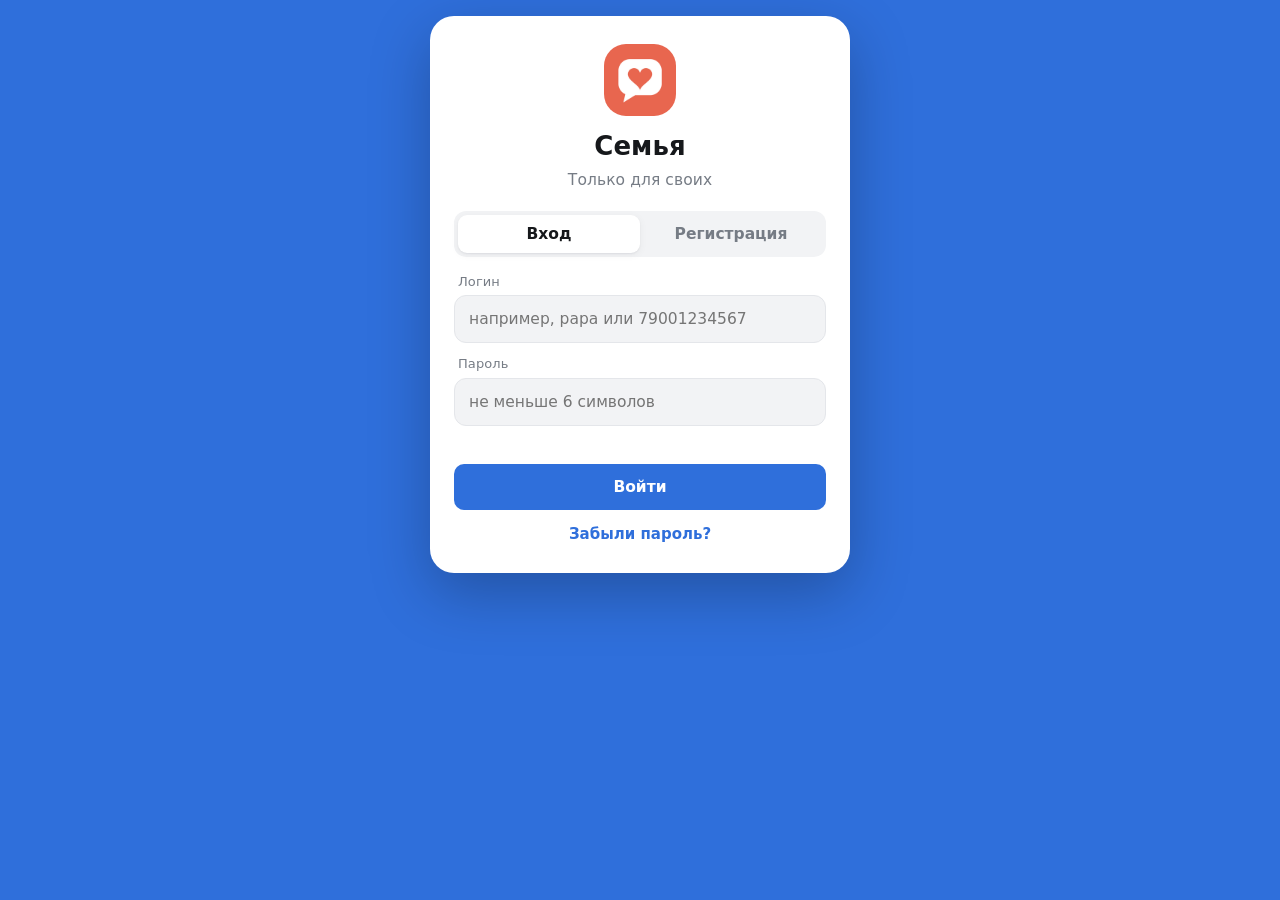
<file: index.html>
<!doctype html>
<html lang="ru">
<head>
  <meta charset="utf-8">
  <meta name="viewport" content="width=device-width, initial-scale=1, viewport-fit=cover, interactive-widget=resizes-content">
  <meta name="theme-color" content="#E8664F">
  <title>Семья — мессенджер</title>
  <link rel="manifest" href="manifest.json">
  <link rel="icon" href="icon-192.png">
  <link rel="apple-touch-icon" href="icon-192.png">
  <meta name="apple-mobile-web-app-capable" content="yes">
  <meta name="mobile-web-app-capable" content="yes">
  <meta name="apple-mobile-web-app-title" content="Семья">
  <meta name="apple-mobile-web-app-status-bar-style" content="default">
  <link rel="stylesheet" href="style.css?v=4.14">
</head>
<body>
  <div id="app" class="app"></div>
  <script src="config.js?v=4.14"></script>
  <script src="vendor/supabase.js"></script>
  <script>
    if (!window.supabase) document.write('<script src="https://cdn.jsdelivr.net/npm/@supabase/supabase-js@2/dist/umd/supabase.min.js"><\/script>');
  </script>
  <script src="vendor/qrcode.js"></script>
  <script src="stories.js?v=4.14"></script>
  <script src="extras.js?v=4.14"></script>
  <script src="assistant.js?v=4.14"></script>
  <script src="tg.js?v=4.14"></script>
  <script src="fx.js?v=4.14"></script>
  <script src="shatter.js?v=4.14"></script>
  <script src="stt.js?v=4.14"></script>
  <script src="plus.js?v=4.14"></script>
  <script src="scan.js?v=4.14"></script>
  <script src="more.js?v=4.14"></script>
  <script src="vedit.js?v=4.14"></script>
  <script src="privacy.js?v=4.14"></script>
  <script src="gifts.js?v=4.14"></script>
  <script src="stickers.js?v=4.14"></script>
  <script src="gifs.js?v=4.14"></script>
  <script src="menu.js?v=4.14"></script>
  <script src="admin.js?v=4.14"></script>
  <script src="maks.js?v=4.14"></script>
  <script src="maks2.js?v=4.14"></script>
  <script src="ocr.js?v=4.14"></script>
  <script src="cook.js?v=4.14"></script>
  <script src="groupcall.js?v=4.14"></script>
  <script src="callrelay.js?v=4.14"></script>
  <script src="app.js?v=4.14"></script>
</body>
</html>
</file>
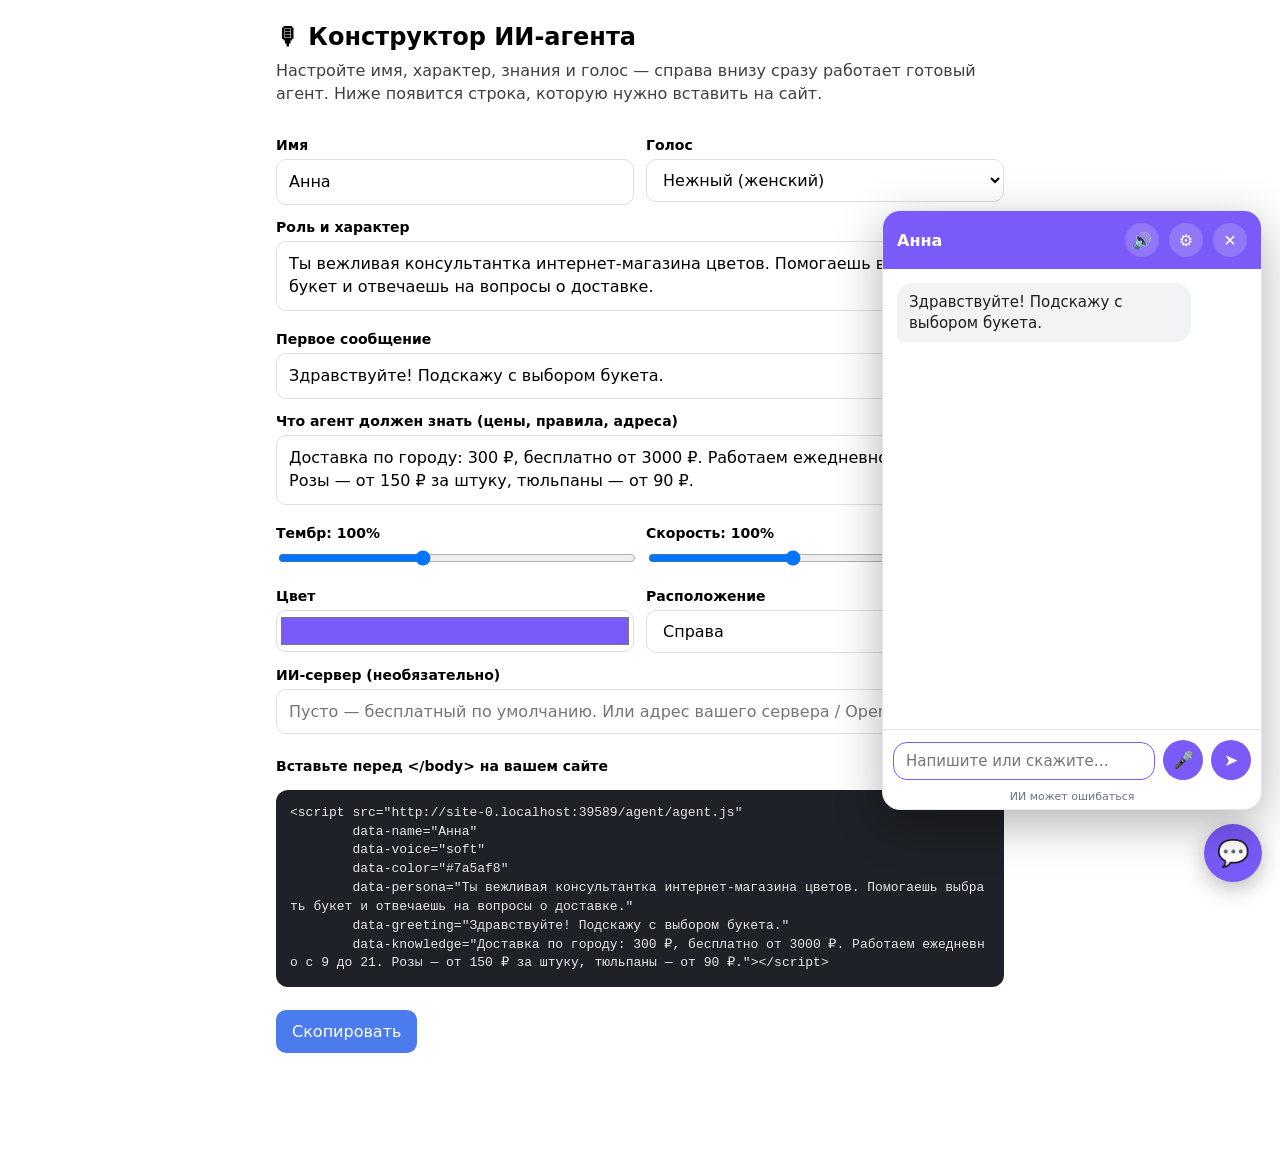
<file: agent/index.html>
<!doctype html>
<html lang="ru">
<head>
<meta charset="utf-8">
<meta name="viewport" content="width=device-width, initial-scale=1">
<title>Конструктор ИИ-агента с голосом</title>
<style>
  :root { color-scheme: light dark; --c: #4B7BEC; }
  * { box-sizing: border-box; }
  body { margin: 0; font: 16px/1.45 system-ui, -apple-system, "Segoe UI", Roboto, sans-serif; padding: 20px 16px 120px; max-width: 760px; margin-inline: auto; }
  h1 { font-size: 24px; margin: 0 0 4px; } p.lead { margin: 0 0 18px; opacity: .75; }
  label { display: block; margin: 12px 0 4px; font-weight: 600; font-size: 14px; }
  input, select, textarea { width: 100%; padding: 10px 12px; border-radius: 10px; border: 1px solid #8884; font: inherit; background: transparent; color: inherit; }
  input[type=color] { padding: 2px; height: 42px; } input[type=range] { padding: 0; }
  textarea { min-height: 70px; resize: vertical; }
  .grid { display: grid; grid-template-columns: 1fr 1fr; gap: 12px; } @media (max-width: 560px) { .grid { grid-template-columns: 1fr; } }
  pre { background: #1e2127; color: #e6e6e6; padding: 14px; border-radius: 12px; overflow: auto; font-size: 13px; white-space: pre-wrap; word-break: break-all; }
  button.go { margin-top: 10px; padding: 10px 16px; border: 0; border-radius: 10px; background: var(--c); color: #fff; font: inherit; cursor: pointer; }
  small { opacity: .7; }
</style>
</head>
<body>
<h1>🎙 Конструктор ИИ-агента</h1>
<p class="lead">Настройте имя, характер, знания и голос — справа внизу сразу работает готовый агент. Ниже появится строка, которую нужно вставить на сайт.</p>

<div class="grid">
  <div><label for="name">Имя</label><input id="name" value="Анна"></div>
  <div><label for="voice">Голос</label><select id="voice"></select></div>
</div>
<label for="persona">Роль и характер</label>
<textarea id="persona">Ты вежливая консультантка интернет-магазина цветов. Помогаешь выбрать букет и отвечаешь на вопросы о доставке.</textarea>
<label for="greeting">Первое сообщение</label>
<input id="greeting" value="Здравствуйте! Подскажу с выбором букета.">
<label for="knowledge">Что агент должен знать (цены, правила, адреса)</label>
<textarea id="knowledge">Доставка по городу: 300 ₽, бесплатно от 3000 ₽. Работаем ежедневно с 9 до 21. Розы — от 150 ₽ за штуку, тюльпаны — от 90 ₽.</textarea>
<div class="grid">
  <div><label for="pitch">Тембр: <span id="pv">100%</span></label><input id="pitch" type="range" min="60" max="160" step="5" value="100"></div>
  <div><label for="rate">Скорость: <span id="rv">100%</span></label><input id="rate" type="range" min="60" max="160" step="5" value="100"></div>
</div>
<div class="grid">
  <div><label for="color">Цвет</label><input id="color" type="color" value="#7a5af8"></div>
  <div><label for="position">Расположение</label><select id="position"><option value="right">Справа</option><option value="left">Слева</option></select></div>
</div>
<label for="endpoint">ИИ-сервер (необязательно)</label>
<input id="endpoint" placeholder="Пусто — бесплатный по умолчанию. Или адрес вашего сервера / OpenAI-совместимого API">

<label style="margin-top:22px">Вставьте перед &lt;/body&gt; на вашем сайте</label>
<pre id="code"></pre>
<button class="go" id="copy">Скопировать</button> <small id="hint"></small>

<script src="agent.js" data-auto="false"></script>
<script>
  var $ = function (id) { return document.getElementById(id); };
  var V = window.AIAgent.VOICES;
  for (var k in V) { var o = document.createElement("option"); o.value = k; o.textContent = V[k].label; $("voice").appendChild(o); }
  var timer;
  function esc(s) { return String(s).replace(/&/g, "&amp;").replace(/"/g, "&quot;").replace(/</g, "&lt;"); }
  function cfg() {
    return { id: "demo", name: $("name").value.trim() || "Помощник", voice: $("voice").value, persona: $("persona").value.trim(), greeting: $("greeting").value.trim(),
      knowledge: $("knowledge").value.trim(), pitch: $("pitch").value / 100, rate: $("rate").value / 100, color: $("color").value, position: $("position").value,
      provider: $("endpoint").value.trim() ? "custom" : "pollinations", endpoint: $("endpoint").value.trim(), remember: false };
  }
  function snippet(c) {
    var base = location.href.replace(/index\.html.*$/, "").replace(/[?#].*$/, "");
    var a = ['src="' + base + 'agent.js"', 'data-name="' + esc(c.name) + '"', 'data-voice="' + c.voice + '"', 'data-color="' + c.color + '"'];
    if (c.position !== "right") a.push('data-position="' + c.position + '"');
    if (c.pitch !== 1) a.push('data-pitch="' + c.pitch + '"'); if (c.rate !== 1) a.push('data-rate="' + c.rate + '"');
    a.push('data-persona="' + esc(c.persona) + '"', 'data-greeting="' + esc(c.greeting) + '"', 'data-knowledge="' + esc(c.knowledge) + '"');
    if (c.endpoint) a.push('data-provider="custom"', 'data-endpoint="' + esc(c.endpoint) + '"');
    return "<script " + a.join("\n        ") + "></" + "script>";
  }
  function apply() {
    var c = cfg(); $("pv").textContent = $("pitch").value + "%"; $("rv").textContent = $("rate").value + "%";
    $("code").textContent = snippet(c);
    clearTimeout(timer); timer = setTimeout(function () { var a = window.AIAgent.init(Object.assign({}, c, { open: true })); window.__agent = a; }, 350);
  }
  ["name", "voice", "persona", "greeting", "knowledge", "pitch", "rate", "color", "position", "endpoint"].forEach(function (id) { $(id).addEventListener("input", apply); });
  $("copy").onclick = function () { navigator.clipboard.writeText($("code").textContent).then(function () { $("hint").textContent = "Скопировано"; }, function () { $("hint").textContent = "Выделите текст и скопируйте вручную"; }); };
  apply();
</script>
</body>
</html>
</file>
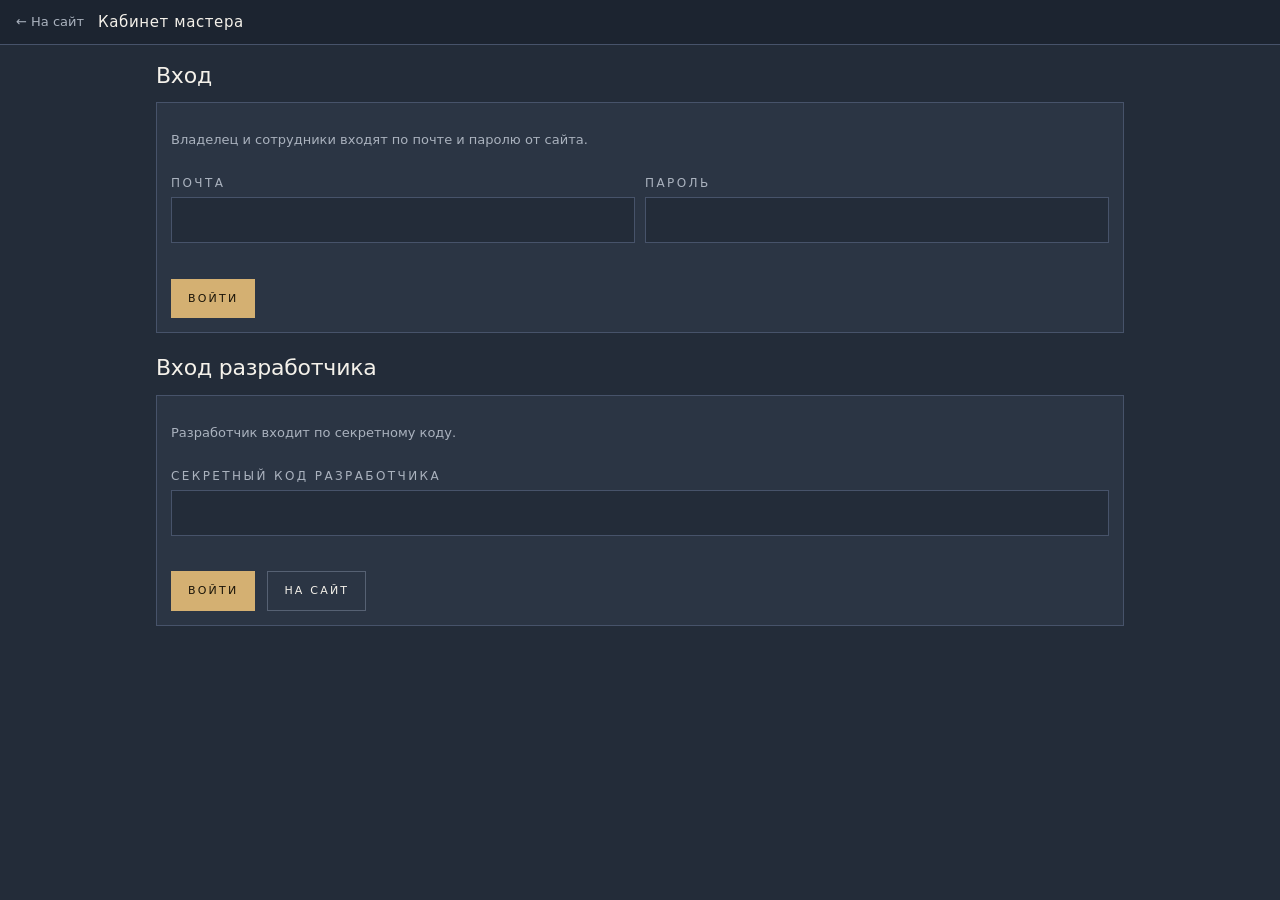
<file: kirprof/admin.html>
<!doctype html>
<html lang="ru">
<head>
<meta charset="utf-8">
<meta name="viewport" content="width=device-width,initial-scale=1,viewport-fit=cover">
<meta name="theme-color" content="#151a22">
<meta name="robots" content="noindex">
<title>КИРПРОФ: кабинет мастера</title>
<link rel="icon" type="image/png" href="favicon.png">
<link rel="stylesheet" href="style.css?v=6">
<link rel="stylesheet" href="admin.css?v=3">
</head>
<body data-admin="1">
<div class="adm">
  <header class="adm-h">
    <a class="adm-back" href="index.html" aria-label="Вернуться на сайт">← На сайт</a>
    <b class="adm-title">Кабинет мастера</b>
    <span class="devtag" id="admWho" hidden></span>
  </header>
  <nav class="adm-nav" id="admNav" role="tablist" aria-label="Разделы кабинета" hidden></nav>
  <main class="adm-main" id="admMain"><p class="note">Загрузка…</p></main>
  <div class="adm-toast" id="admToast" role="status" aria-live="polite"></div>
</div>
<script src="api.js?v=5"></script>
<script src="push.js?v=1"></script>
<script src="refresh.js?v=1"></script>
<script src="admin.js?v=3"></script>
</body>
</html>
</file>
<file: style.css>
:root {
  /* цвет темы: меняется в «Профиль» → «Оформление» */
  --accent: #E8664F;
  --accent2: #F2A541;
  --accent-ink: #fff;
  --bg: #F4F1EC;
  --panel: #FFFFFF;
  --text: #22201E;
  --muted: #8A847D;
  --line: #E6E0D8;
  --bubble-in: #FFFFFF;
  --ok: #2EAD6B;
  --danger: #E5484D;
  --shadow: 0 1px 2px rgba(40, 30, 20, .08), 0 4px 16px rgba(40, 30, 20, .06);
  --radius: 18px;
  --safe-top: env(safe-area-inset-top, 0px);
  --safe-bottom: env(safe-area-inset-bottom, 0px);
  --pattern: rgba(0, 0, 0, .045);
  /* производные цвета считаются из цвета темы */
  --accent-soft: color-mix(in srgb, var(--accent) 16%, var(--panel));
  --bubble-out: color-mix(in srgb, var(--accent) 22%, var(--panel));
  --chat-bg: color-mix(in srgb, var(--accent) 8%, var(--bg));
  --hdr: linear-gradient(120deg, var(--accent), var(--accent2));
  color-scheme: light;
}
:root[data-theme="ocean"]    { --accent: #2F80ED; --accent2: #00B4D8; }
:root[data-theme="forest"]   { --accent: #23985B; --accent2: #8DBA2B; }
:root[data-theme="lavender"] { --accent: #8B5CF6; --accent2: #EC4899; }
:root[data-theme="sunset"]   { --accent: #F06418; --accent2: #E5374B; }
:root[data-theme="sky"]      { --accent: #0EA5E9; --accent2: #6366F1; }
:root[data-theme="rose"]     { --accent: #E11D74; --accent2: #F59E0B; }
:root[data-theme="graphite"] { --accent: #4B5A70; --accent2: #0EA5E9; }

:root[data-mode="dark"] {
  --bg: #141312; --panel: #1E1C1B; --text: #F1ECE6; --muted: #9C948B; --line: #2E2A27; --bubble-in: #262321;
  --bubble-out: color-mix(in srgb, var(--accent) 42%, var(--panel));
  --accent-soft: color-mix(in srgb, var(--accent) 28%, var(--panel));
  --chat-bg: color-mix(in srgb, var(--accent) 6%, #0F0E0D);
  --pattern: rgba(255, 255, 255, .035);
  color-scheme: dark;
}
@media (prefers-color-scheme: dark) {
  :root:not([data-mode="light"]) {
    --bg: #141312; --panel: #1E1C1B; --text: #F1ECE6; --muted: #9C948B; --line: #2E2A27; --bubble-in: #262321;
    --bubble-out: color-mix(in srgb, var(--accent) 42%, var(--panel));
    --accent-soft: color-mix(in srgb, var(--accent) 28%, var(--panel));
    --chat-bg: color-mix(in srgb, var(--accent) 6%, #0F0E0D);
    --pattern: rgba(255, 255, 255, .035);
    color-scheme: dark;
  }
}

* { box-sizing: border-box; -webkit-tap-highlight-color: transparent; }
html, body { margin: 0; height: 100%; background: var(--bg); color: var(--text);
  font: 16px/1.4 system-ui, -apple-system, "Segoe UI", Roboto, sans-serif; }
button { font: inherit; color: inherit; border: 0; background: none; cursor: pointer; padding: 0; }
input, textarea { font: inherit; color: inherit; }
.hidden { display: none !important; }

.app { height: 100dvh; display: flex; overflow: hidden; }

/* ───────── Вход ───────── */
.auth { margin: auto; width: min(420px, 100% - 32px); padding: 28px 24px; background: var(--panel);
  border-radius: 24px; box-shadow: var(--shadow); }
.auth .logo { width: 72px; height: 72px; border-radius: 22px; display: block; margin: 0 auto 12px; }
.auth h1 { text-align: center; margin: 0 0 4px; font-size: 26px; }
.auth p.sub { text-align: center; color: var(--muted); margin: 0 0 20px; }
.tabs { display: flex; background: var(--bg); border-radius: 12px; padding: 4px; margin-bottom: 16px; }
.tabs button { flex: 1; padding: 8px; border-radius: 9px; color: var(--muted); font-weight: 600; }
.tabs button.on { background: var(--panel); color: var(--text); box-shadow: var(--shadow); }
.field { display: block; margin-bottom: 12px; }
.field span { display: block; font-size: 13px; color: var(--muted); margin: 0 0 4px 4px; }
.field input { width: 100%; padding: 12px 14px; border-radius: 12px; border: 1px solid var(--line);
  background: var(--bg); outline: none; }
.field input:focus { border-color: var(--accent); }
.btn { display: inline-flex; align-items: center; justify-content: center; gap: 8px; padding: 12px 18px;
  border-radius: 12px; background: var(--accent); color: var(--accent-ink); font-weight: 600; }
.btn.wide { width: 100%; }
.btn.ghost { background: var(--bg); color: var(--text); }
.btn.danger { background: var(--danger); color: #fff; }
.btn:disabled { opacity: .6; }
.error { color: var(--danger); font-size: 14px; margin: 0 0 12px; min-height: 1em; }
.setup-note { font-size: 14px; color: var(--muted); background: var(--bg); padding: 12px; border-radius: 12px; }

/* ───────── Список чатов ───────── */
.side { width: 100%; display: flex; flex-direction: column; background: var(--panel); }
.topbar { display: flex; align-items: center; gap: 10px; padding: calc(10px + var(--safe-top)) 12px 10px;
  border-bottom: 1px solid var(--line); min-height: 60px; background: var(--panel); }
.topbar .title { flex: 1; min-width: 0; }
.topbar .title b { display: block; font-size: 17px; white-space: nowrap; overflow: hidden; text-overflow: ellipsis; }
.topbar .title small { color: var(--muted); font-size: 13px; }
.icon-btn { width: 40px; height: 40px; border-radius: 50%; display: grid; place-items: center; flex: none; }
.icon-btn:hover { background: var(--bg); }
.icon-btn svg { width: 24px; height: 24px; }
.search { margin: 8px 12px; }
.search input { width: 100%; padding: 9px 14px; border-radius: 999px; border: 0; background: var(--bg); outline: none; }
.chat-list { flex: 1; overflow-y: auto; }
.chat-item { display: flex; gap: 12px; align-items: center; padding: 10px 12px; width: 100%; text-align: left; }
.chat-item:hover, .chat-item.on { background: var(--bg); }
.chat-item .mid { flex: 1; min-width: 0; }
.chat-item .row { display: flex; gap: 8px; align-items: baseline; }
.chat-item .name { flex: 1; font-weight: 600; white-space: nowrap; overflow: hidden; text-overflow: ellipsis; }
.chat-item .time { font-size: 12px; color: var(--muted); }
.chat-item .last { flex: 1; color: var(--muted); font-size: 14px; white-space: nowrap; overflow: hidden; text-overflow: ellipsis; }
.badge { background: var(--accent); color: #fff; font-size: 12px; font-weight: 700; min-width: 20px; height: 20px;
  border-radius: 10px; padding: 0 6px; display: grid; place-items: center; }

.avatar { width: 48px; height: 48px; border-radius: 50%; flex: none; display: grid; place-items: center; position: relative;
  color: #fff; font-weight: 700; font-size: 18px; background-size: cover; background-position: center; }
.avatar.sm { width: 36px; height: 36px; font-size: 14px; }
.avatar.lg { width: 96px; height: 96px; font-size: 36px; }
.avatar.xl { width: 140px; height: 140px; font-size: 52px; }
.avatar .dot { position: absolute; right: 1px; bottom: 1px; width: 13px; height: 13px; border-radius: 50%;
  background: var(--ok); border: 2px solid var(--panel); }

.fab { position: absolute; right: 18px; bottom: calc(18px + var(--safe-bottom)); width: 56px; height: 56px; border-radius: 50%;
  background: var(--accent); color: #fff; display: grid; place-items: center; box-shadow: 0 6px 20px rgba(232, 102, 79, .45); }
.fab svg { width: 26px; height: 26px; }

/* ───────── Чат ───────── */
.chat { flex: 1; display: flex; flex-direction: column; background: var(--chat-bg); min-width: 0; position: relative; }
.chat .topbar .title { cursor: pointer; }
.messages { flex: 1; overflow-y: auto; padding: 12px 10px 6px; display: flex; flex-direction: column; gap: 2px;
  overscroll-behavior: contain; }
.empty-chat { margin: auto; color: var(--muted); text-align: center; padding: 24px; }
.day { align-self: center; font-size: 13px; color: var(--muted); background: var(--panel); padding: 3px 12px; border-radius: 999px;
  margin: 10px 0 6px; box-shadow: var(--shadow); }
.msg { display: flex; gap: 6px; align-items: flex-end; max-width: 100%; }
.msg.out { flex-direction: row-reverse; }
.msg .avatar { visibility: hidden; }
.msg.first-in-run .avatar { visibility: visible; }
.msg.tail { margin-bottom: 6px; }
.bubble { position: relative; max-width: min(78%, 520px); background: var(--bubble-in); border-radius: var(--radius);
  padding: 7px 11px 6px; box-shadow: 0 1px 1px rgba(0, 0, 0, .06); word-wrap: break-word; overflow-wrap: anywhere;
  user-select: text; -webkit-user-select: text; }
.msg.out .bubble { background: var(--bubble-out); }
.msg.in.tail .bubble { border-bottom-left-radius: 6px; }
.msg.out.tail .bubble { border-bottom-right-radius: 6px; }
.bubble .who { font-size: 13px; font-weight: 700; margin-bottom: 2px; }
.bubble .text { white-space: pre-wrap; }
.bubble .text a { color: var(--accent); }
.bubble .meta { float: right; margin: 6px 0 -2px 10px; font-size: 11px; color: var(--muted); display: flex; gap: 3px; align-items: center; }
.bubble .meta .ticks { color: var(--muted); font-size: 12px; letter-spacing: -3px; background: none; border: 0; padding: 0 3px 0 0; font-family: inherit; cursor: pointer; }
.bubble .meta .ticks.read { color: var(--accent); }
.bubble.media { padding: 4px; }
.bubble.media .text, .bubble.media .who { padding: 3px 7px 0; }
.bubble.media .meta { margin-right: 6px; }
.bubble img.photo, .bubble video { display: block; max-width: 100%; max-height: 360px; border-radius: 14px; background: #0002; min-width: 120px; min-height: 80px; object-fit: cover; }
.bubble img.photo { cursor: zoom-in; }
.bubble audio { display: block; width: 260px; max-width: 100%; height: 40px; margin: 4px 2px; }
.bubble .file { display: flex; gap: 8px; align-items: center; padding: 6px; color: inherit; }
.bubble.deleted .text { color: var(--muted); font-style: italic; }
.bubble .reply { border-left: 3px solid var(--accent); padding: 2px 8px; margin: 2px 0 4px; border-radius: 6px;
  background: rgba(0, 0, 0, .04); font-size: 14px; cursor: pointer; }
.bubble .reply b { display: block; color: var(--accent); font-size: 13px; }
.bubble .reply span { display: block; color: var(--muted); white-space: nowrap; overflow: hidden; text-overflow: ellipsis; max-width: 260px; }
.reacts { display: flex; flex-wrap: wrap; gap: 4px; margin-top: 4px; clear: both; }
.react { display: inline-flex; align-items: center; gap: 4px; padding: 2px 8px; border-radius: 999px; font-size: 14px;
  background: rgba(0, 0, 0, .06); }
.react.mine { background: var(--accent); color: #fff; }
.msg.flash .bubble { animation: flash 1.2s; }
@keyframes flash { 0%, 60% { box-shadow: 0 0 0 3px var(--accent); } }
.call-log .bubble { font-size: 15px; }

.load-more { align-self: center; color: var(--muted); font-size: 13px; padding: 6px; }

/* ───────── Поле ввода ───────── */
.composer { display: flex; align-items: flex-end; gap: 6px; padding: 8px 8px calc(8px + var(--safe-bottom)); background: var(--panel);
  border-top: 1px solid var(--line); }
.composer textarea { flex: 1; resize: none; border: 0; outline: none; background: var(--bg); border-radius: 22px;
  padding: 10px 16px; max-height: 140px; min-height: 44px; line-height: 1.35; }
.composer .send { width: 44px; height: 44px; border-radius: 50%; background: var(--accent); color: #fff; display: grid; place-items: center; flex: none; }
.composer .send svg { width: 22px; height: 22px; }
.composer .icon-btn { width: 44px; height: 44px; color: var(--muted); }
.replying { display: flex; align-items: center; gap: 10px; padding: 8px 12px; background: var(--panel); border-top: 1px solid var(--line); }
.replying .q { flex: 1; min-width: 0; border-left: 3px solid var(--accent); padding-left: 8px; font-size: 14px; }
.replying .q b { color: var(--accent); display: block; font-size: 13px; }
.replying .q span { color: var(--muted); display: block; white-space: nowrap; overflow: hidden; text-overflow: ellipsis; }
.recording { flex: 1; display: flex; align-items: center; gap: 10px; padding: 0 10px; height: 44px; color: var(--danger); font-weight: 600; }
.recording .rec-dot { width: 10px; height: 10px; border-radius: 50%; background: var(--danger); animation: blink 1s infinite; }
@keyframes blink { 50% { opacity: .2; } }
.upload-bar { height: 3px; background: var(--accent); transition: width .2s; width: 0; }

/* ───────── Меню действий ───────── */
.sheet-back { position: fixed; inset: 0; background: rgba(0, 0, 0, .35); z-index: 50; display: flex; align-items: flex-end; justify-content: center;
  animation: fade .15s; }
@media (min-width: 760px) { .sheet-back { align-items: center; } }
@keyframes fade { from { opacity: 0; } }
.sheet { width: min(480px, 100%); background: var(--panel); border-radius: 22px 22px 0 0; padding: 14px 14px calc(14px + var(--safe-bottom));
  max-height: 85dvh; overflow-y: auto; animation: up .2s ease-out; }
@media (min-width: 760px) { .sheet { border-radius: 22px; } }
@keyframes up { from { transform: translateY(40px); opacity: 0; } }
.sheet h3 { margin: 4px 6px 12px; }
.emoji-row { display: flex; justify-content: space-between; gap: 4px; padding: 6px; background: var(--bg); border-radius: 999px; margin-bottom: 10px; }
.emoji-row button { font-size: 28px; width: 46px; height: 46px; border-radius: 50%; transition: transform .1s; }
.emoji-row button:active { transform: scale(1.3); }
.emoji-row button.mine { background: var(--accent-soft); }
.menu-item { display: flex; gap: 14px; align-items: center; width: 100%; padding: 13px 10px; border-radius: 12px; text-align: left; font-size: 16px; }
.menu-item:hover { background: var(--bg); }
.menu-item.danger { color: var(--danger); }
.menu-item svg { width: 22px; height: 22px; color: var(--muted); }
.menu-item.danger svg { color: var(--danger); }
.people-pick { display: flex; flex-direction: column; }
.people-pick label { display: flex; align-items: center; gap: 12px; padding: 8px 6px; border-radius: 12px; }
.people-pick input { width: 20px; height: 20px; accent-color: var(--accent); }

.profile-card { text-align: center; padding: 8px 0 12px; }
.profile-card .avatar { margin: 0 auto 10px; cursor: pointer; }

/* ───────── Просмотр фото ───────── */
.lightbox { position: fixed; inset: 0; background: #000e; z-index: 60; display: grid; place-items: center; }
.lightbox img { max-width: 100vw; max-height: 100dvh; object-fit: contain; }
.lightbox .close { position: absolute; top: calc(12px + var(--safe-top)); right: 12px; color: #fff; background: #0006; }

/* ───────── Звонок ───────── */
.call { position: fixed; inset: 0; z-index: 70; background: radial-gradient(circle at 50% 30%, #4a3a36, #141110 70%); color: #fff;
  display: flex; flex-direction: column; align-items: center; }
.call video.remote { position: absolute; inset: 0; width: 100%; height: 100%; object-fit: cover; background: #000; }
.call video.local { position: absolute; right: 14px; top: calc(14px + var(--safe-top)); width: 110px; height: 160px; object-fit: cover;
  border-radius: 14px; box-shadow: 0 6px 24px #0008; z-index: 2; transform: scaleX(-1); background: #222; }
.call .who { position: relative; z-index: 1; margin-top: calc(14dvh + var(--safe-top)); text-align: center; }
.call .who .avatar { margin: 0 auto 18px; box-shadow: 0 0 0 0 rgba(255, 255, 255, .4); }
.call.ringing .who .avatar { animation: pulse 1.6s infinite; }
@keyframes pulse { 0% { box-shadow: 0 0 0 0 rgba(255, 255, 255, .35); } 100% { box-shadow: 0 0 0 34px rgba(255, 255, 255, 0); } }
.call .who b { font-size: 28px; display: block; }
.call .who span { opacity: .8; }
.call.has-video .who { margin-top: calc(20px + var(--safe-top)); text-shadow: 0 1px 8px #000; }
.call.has-video .who .avatar { display: none; }
.call .controls { position: absolute; bottom: calc(40px + var(--safe-bottom)); left: 0; right: 0; display: flex; justify-content: center; gap: 22px; z-index: 2; flex-wrap: wrap; }
.call .cbtn { width: 64px; height: 64px; border-radius: 50%; background: rgba(255, 255, 255, .18); color: #fff; display: grid; place-items: center;
  backdrop-filter: blur(8px); }
.call .cbtn svg { width: 28px; height: 28px; }
.call .cbtn.off { background: #fff; color: #222; }
.call .cbtn.red { background: var(--danger); }
.call .cbtn.green { background: var(--ok); }
.call .cbtn-wrap { display: flex; flex-direction: column; align-items: center; gap: 6px; font-size: 13px; opacity: .95; }

.toast { position: fixed; left: 50%; bottom: calc(90px + var(--safe-bottom)); transform: translateX(-50%); background: #222d; color: #fff;
  padding: 10px 18px; border-radius: 999px; z-index: 80; font-size: 14px; max-width: calc(100% - 32px); text-align: center; }

/* ───────── Широкий экран: две колонки ───────── */
@media (min-width: 760px) {
  .side { width: 360px; border-right: 1px solid var(--line); flex: none; position: relative; }
  .back-btn { display: none !important; }
  .placeholder { flex: 1; display: grid; place-items: center; color: var(--muted); background: var(--chat-bg); }
}
@media (max-width: 759px) {
  .app.in-chat .side { display: none; }
  .app:not(.in-chat) .chat, .app:not(.in-chat) .placeholder { display: none; }
  .placeholder { display: none; }
  .side { position: relative; }
}

/* ───────── Вкладки ───────── */
.tab-body { flex: 1; display: flex; flex-direction: column; min-height: 0; position: relative; overflow-y: auto; }
#tabChats { overflow: hidden; }
.bottom-tabs { display: flex; border-top: 1px solid var(--line); background: var(--panel); padding-bottom: var(--safe-bottom); }
.bottom-tabs button { flex: 1; display: flex; flex-direction: column; align-items: center; gap: 2px; padding: 8px 0 6px; font-size: 12px; color: var(--muted); position: relative; }
.bottom-tabs button svg { width: 24px; height: 24px; }
.bottom-tabs button.on { color: var(--accent); font-weight: 600; }
.tab-badge { position: absolute; top: 4px; left: calc(50% + 8px); background: var(--accent); color: #fff; font-style: normal; font-size: 11px; font-weight: 700;
  min-width: 18px; height: 18px; border-radius: 9px; padding: 0 5px; display: grid; place-items: center; }
.fab { bottom: 18px; }

/* ───────── Истории: лента и раздел ───────── */
.story-strip { display: flex; gap: 12px; overflow-x: auto; padding: 8px 12px 10px; border-bottom: 1px solid var(--line); scrollbar-width: none; }
.story-strip::-webkit-scrollbar { display: none; }
.story-cell { display: flex; flex-direction: column; align-items: center; gap: 4px; width: 66px; flex: none; }
.story-cell span { font-size: 12px; max-width: 66px; white-space: nowrap; overflow: hidden; text-overflow: ellipsis; color: var(--muted); }
.story-hint { align-self: center; color: var(--muted); font-size: 13px; padding-left: 4px; }
.story-ring { position: relative; padding: 3px; border-radius: 50%; border: 2px solid transparent; flex: none; }
.story-ring.unseen { border-color: var(--accent); background: conic-gradient(from 200deg, #F2A541, var(--accent), #E0457B, #F2A541) border-box;
  border: 2.5px solid transparent; -webkit-mask: none; }
.story-ring.unseen > .avatar { box-shadow: 0 0 0 2.5px var(--panel); }
.story-ring.seen { border-color: var(--line); }
.story-ring .avatar { width: 54px; height: 54px; }
.story-plus { position: absolute; right: 0; bottom: 0; width: 22px; height: 22px; border-radius: 50%; background: var(--accent); color: #fff;
  display: grid; place-items: center; border: 2px solid var(--panel); }
.story-plus svg { width: 14px; height: 14px; }
.section-title { font-size: 13px; font-weight: 700; color: var(--muted); text-transform: uppercase; letter-spacing: .04em; padding: 16px 16px 6px; }
.story-row { display: flex; align-items: center; gap: 12px; padding: 8px 14px; cursor: pointer; }
.story-row:hover { background: var(--bg); }
.story-row .mid { flex: 1; min-width: 0; }
.story-row .mid b, .story-row .mid small { display: block; white-space: nowrap; overflow: hidden; text-overflow: ellipsis; }
.story-row .mid small { color: var(--muted); font-size: 13px; }
.add-story { background: var(--accent-soft); color: var(--accent); }
.status-card { display: block; width: calc(100% - 24px); margin: 0 12px; text-align: left; background: var(--bg); border-radius: 16px; padding: 12px 14px; }
.status-card .status-text { font-size: 16px; }
.status-card small { color: var(--muted); font-size: 12px; }
.status-presets { display: flex; flex-wrap: wrap; gap: 6px; margin: -4px 0 12px; }
.status-presets button { background: var(--bg); border-radius: 999px; padding: 6px 12px; font-size: 14px; }

/* ───────── Создание текстовой истории ───────── */
.story-text-preview { border-radius: 18px; aspect-ratio: 9 / 12; max-height: 46dvh; display: grid; place-items: center; padding: 20px; margin-bottom: 10px; }
.story-text-input { width: 100%; background: transparent; border: 0; outline: none; color: #fff; font-size: 26px; font-weight: 700; text-align: center; resize: none; height: 60%; }
.story-text-input::placeholder { color: #fffa; }
.story-colors { display: flex; gap: 10px; justify-content: center; margin-bottom: 14px; }
.story-colors button { width: 34px; height: 34px; border-radius: 50%; border: 3px solid var(--panel); box-shadow: 0 0 0 1px var(--line); }

/* ───────── Просмотр истории ───────── */
.story-viewer { position: fixed; inset: 0; z-index: 65; background: #000; color: #fff; display: flex; flex-direction: column; user-select: none; -webkit-user-select: none; touch-action: manipulation; }
.sv-bars { display: flex; gap: 4px; padding: calc(10px + var(--safe-top)) 10px 0; position: relative; z-index: 3; }
.sv-bars i { flex: 1; height: 3px; border-radius: 2px; background: #fff5; overflow: hidden; }
.sv-bars i b { display: block; height: 100%; width: 0; background: #fff; }
.sv-head { display: flex; align-items: center; gap: 10px; padding: 10px 8px 6px 12px; position: relative; z-index: 3; }
.sv-head .mid { flex: 1; min-width: 0; }
.sv-head small { opacity: .75; font-size: 12px; display: block; }
.sv-head .icon-btn { color: #fff; }
.sv-stage { position: absolute; inset: 0; display: grid; place-items: center; }
.sv-stage img, .sv-stage video { max-width: 100%; max-height: 100%; object-fit: contain; }
.sv-text { width: 100%; height: 100%; display: grid; place-items: center; padding: 40px 28px; font-size: clamp(24px, 6vw, 40px); font-weight: 700; text-align: center; white-space: pre-wrap; overflow-wrap: anywhere; }
.sv-caption { position: absolute; bottom: 120px; left: 16px; right: 16px; text-align: center; background: #0008; padding: 8px 12px; border-radius: 12px; }
.sv-prev, .sv-next { position: absolute; top: 90px; bottom: 140px; width: 35%; z-index: 2; }
.sv-prev { left: 0; } .sv-next { right: 0; width: 65%; }
.sv-footer { margin-top: auto; position: relative; z-index: 3; padding: 10px 12px calc(14px + var(--safe-bottom)); background: linear-gradient(transparent, #000a); }
.sv-reply { display: flex; gap: 8px; }
.sv-reply input { flex: 1; background: #fff2; border: 1px solid #fff5; color: #fff; border-radius: 22px; padding: 10px 16px; outline: none; }
.sv-reply input::placeholder { color: #fffb; }
.sv-reply .send { width: 44px; height: 44px; border-radius: 50%; background: var(--accent); color: #fff; display: grid; place-items: center; }
.sv-reply .send svg { width: 20px; height: 20px; }
.sv-quick { display: flex; justify-content: space-around; margin-top: 8px; }
.sv-quick button { font-size: 28px; padding: 4px 8px; }
.sv-views { display: flex; align-items: center; gap: 8px; margin: 0 auto; background: #fff2; padding: 8px 16px; border-radius: 999px; color: #fff; }
.sv-views svg { width: 20px; height: 20px; }
.sv-fly { position: absolute; left: 50%; bottom: 140px; font-size: 64px; transform: translateX(-50%); animation: fly .9s ease-out forwards; z-index: 4; pointer-events: none; }
@keyframes fly { to { transform: translate(-50%, -220px) scale(1.4); opacity: 0; } }
@media (min-width: 760px) { .story-viewer { left: 50%; width: 460px; transform: translateX(-50%); } }

.link-btn { display: block; margin: 14px auto 0; color: var(--accent); font-weight: 600; font-size: 15px; }
.sheet-note { color: var(--muted); font-size: 14px; margin: -4px 4px 12px; }
.sheet .error { margin: 0 4px 10px; }
.status-card div { font-size: 17px; margin: 2px 0; user-select: text; -webkit-user-select: text; }
.sheet .btn + .sheet-note { margin-top: 14px; }

/* экран входа прокручивается, если не помещается (маленький экран, открыта клавиатура) */
.app.auth-mode { display: block; overflow-y: auto; padding: calc(16px + var(--safe-top)) 0 calc(24px + var(--safe-bottom)); }
.app.auth-mode .auth { margin: 0 auto; }

/* ───────── Демонстрация экрана ───────── */
.call.remote-screen video.remote { object-fit: contain; background: #000; }
.call.sharing video.local { display: none; }
.share-banner { position: absolute; left: 50%; top: calc(64px + var(--safe-top)); transform: translateX(-50%); z-index: 3; display: flex; align-items: center; gap: 12px;
  background: #E5484Dee; color: #fff; padding: 8px 8px 8px 16px; border-radius: 999px; font-size: 14px; white-space: nowrap; }
.share-banner button { background: #fff; color: #E5484D; font-weight: 700; padding: 6px 12px; border-radius: 999px; }
.call .controls { gap: 14px; }
.call .cbtn { width: 58px; height: 58px; }
.call .status.weak { color: #ffd38a; }

/* ───────── Поделиться ───────── */
.share-previews { display: flex; gap: 8px; overflow-x: auto; margin: 0 4px 12px; }
.share-previews img { width: 84px; height: 84px; object-fit: cover; border-radius: 12px; flex: none; }
.share-file { width: 84px; height: 84px; border-radius: 12px; background: var(--bg); flex: none; display: flex; flex-direction: column; align-items: center; justify-content: center; font-size: 28px; padding: 4px; }
.share-file small { font-size: 10px; max-width: 76px; overflow: hidden; text-overflow: ellipsis; white-space: nowrap; color: var(--muted); }

/* ───────── Пригласить ───────── */
.invite-hero { text-align: center; padding: 20px 20px 4px; }
.invite-emoji { font-size: 48px; }
.invite-hero h2 { margin: 6px 0 6px; }
.invite-hero p { color: var(--muted); margin: 0; font-size: 15px; }
.invite-code { display: flex; flex-direction: column; align-items: center; width: calc(100% - 24px); margin: 0 12px; padding: 14px; border-radius: 16px;
  background: var(--accent-soft); color: var(--accent); font-size: 28px; font-weight: 800; letter-spacing: .08em; border: 2px dashed var(--accent); }
.invite-code small { font-size: 12px; font-weight: 500; letter-spacing: 0; color: var(--muted); margin-top: 2px; }
.invite-actions { display: flex; flex-direction: column; gap: 8px; padding: 12px; }
.invite-actions .btn span { display: inline-grid; } .invite-actions .btn svg { width: 20px; height: 20px; }
.qr-wrap { display: flex; flex-direction: column; align-items: center; gap: 6px; padding: 4px 12px; text-align: center; }
.qr-wrap .qr { width: 200px; height: 200px; image-rendering: pixelated; background: #fff; padding: 8px; border-radius: 14px; }
.qr-wrap small { color: var(--muted); font-size: 13px; max-width: 280px; }
.invite-links { padding: 0 8px; }
.invite-link { display: flex; align-items: center; gap: 4px; padding: 8px 6px; border-radius: 12px; }
.invite-link .mid { flex: 1; min-width: 0; }
.invite-link b, .invite-link small { display: block; white-space: nowrap; overflow: hidden; text-overflow: ellipsis; }
.invite-link small { color: var(--muted); font-size: 12px; }
.invite-steps { margin: 0 12px 8px 30px; padding: 0; color: var(--text); font-size: 15px; }
.invite-steps li { margin: 6px 0; }
#tabInvite { padding-bottom: 20px; }

/* ───────── Запись видео ───────── */
.video-rec { position: fixed; inset: 0; z-index: 66; background: #000; color: #fff; display: flex; flex-direction: column; }
.video-rec .vr-preview { position: absolute; inset: 0; width: 100%; height: 100%; object-fit: cover; background: #000; }
.video-rec.review .vr-preview { object-fit: contain; }
.video-rec .vr-preview.mirror { transform: scaleX(-1); }
.vr-top { position: relative; z-index: 2; display: flex; align-items: center; justify-content: space-between; padding: calc(10px + var(--safe-top)) 10px 10px;
  background: linear-gradient(#0009, transparent); }
.vr-top .icon-btn { color: #fff; background: #0005; }
.vr-time { font-variant-numeric: tabular-nums; font-weight: 700; padding: 4px 12px; border-radius: 999px; background: #0006; }
.video-rec.is-rec .vr-time { background: var(--danger); }
.video-rec.is-rec .vr-flip { visibility: hidden; }
.vr-hint { position: relative; z-index: 2; margin-top: auto; text-align: center; font-size: 14px; padding: 0 20px 10px; text-shadow: 0 1px 4px #000; }
.vr-bottom { position: relative; z-index: 2; display: flex; align-items: center; justify-content: center; gap: 10px; padding: 10px 14px calc(24px + var(--safe-bottom));
  background: linear-gradient(transparent, #000a); }
.vr-rec { width: 78px; height: 78px; border-radius: 50%; border: 5px solid #fff; display: grid; place-items: center; }
.vr-rec i { width: 56px; height: 56px; border-radius: 50%; background: var(--danger); transition: all .2s; }
.video-rec.is-rec .vr-rec i { width: 30px; height: 30px; border-radius: 8px; }
.vr-caption { flex: 1; min-width: 0; background: #fff2; border: 1px solid #fff5; color: #fff; border-radius: 22px; padding: 10px 14px; outline: none; }
.vr-caption::placeholder { color: #fffb; }
.vr-bottom .btn.ghost { background: #fff2; color: #fff; padding: 10px 12px; }
.vr-bottom .send { width: 48px; height: 48px; border-radius: 50%; background: var(--accent); color: #fff; display: grid; place-items: center; flex: none; }
.vr-bottom .send svg { width: 22px; height: 22px; }
.video-rec.review .vr-preview { top: calc(60px + var(--safe-top)); height: calc(100% - 200px - var(--safe-top) - var(--safe-bottom)); }
.video-rec.review .vr-flip { visibility: hidden; }
.video-rec.review .vr-hint { margin-top: auto; }

/* ───────── Видео-кружок ───────── */
.bubble.vnote-bubble { background: transparent !important; box-shadow: none; padding: 0; }
.vnote { position: relative; width: 220px; height: 220px; border-radius: 50%; overflow: hidden; cursor: pointer; background: #0003; flex: none; }
.vnote video { width: 100%; height: 100%; object-fit: cover; display: block; border-radius: 50%; }
.vnote-progress { --p: 0%; position: absolute; inset: 0; border-radius: 50%; pointer-events: none;
  background: conic-gradient(var(--accent) var(--p), transparent 0); -webkit-mask: radial-gradient(farthest-side, transparent calc(100% - 4px), #000 calc(100% - 3px));
  mask: radial-gradient(farthest-side, transparent calc(100% - 4px), #000 calc(100% - 3px)); }
.vnote-sound { position: absolute; left: 50%; bottom: 12px; transform: translateX(-50%); width: 28px; height: 28px; border-radius: 50%; background: #0008; color: #fff;
  display: grid; place-items: center; pointer-events: none; }
.vnote-sound svg { width: 16px; height: 16px; }
.vnote-bubble .meta { position: absolute; right: 8px; bottom: 8px; background: #0007; color: #fff !important; padding: 1px 6px; border-radius: 8px; float: none; margin: 0; }
.vnote-bubble { position: relative; }
.vnote-rec { position: fixed; inset: 0; z-index: 66; background: #000; color: #fff; display: flex; flex-direction: column; align-items: center; }
.vn-top { width: 100%; display: flex; align-items: center; justify-content: space-between; padding: calc(10px + var(--safe-top)) 10px 10px; }
.vn-top .icon-btn { color: #fff; background: #fff2; }
.vn-time { font-variant-numeric: tabular-nums; font-weight: 700; padding: 4px 12px; border-radius: 999px; background: #fff2; }
.vnote-rec.is-rec .vn-time { background: var(--danger); }
.vnote-rec.is-rec .vn-flip { visibility: hidden; }
.vn-circle { --p: 0%; position: relative; width: min(78vw, 340px); aspect-ratio: 1; border-radius: 50%; overflow: hidden; margin: auto 0 16px; background: #222; }
.vn-circle video { width: 100%; height: 100%; object-fit: cover; }
.vn-circle video.mirror { transform: scaleX(-1); }
.vn-ring { position: absolute; inset: 0; border-radius: 50%; background: conic-gradient(var(--danger) var(--p), transparent 0);
  -webkit-mask: radial-gradient(farthest-side, transparent calc(100% - 6px), #000 calc(100% - 5px)); mask: radial-gradient(farthest-side, transparent calc(100% - 6px), #000 calc(100% - 5px)); }
.vn-hint { font-size: 14px; opacity: .85; margin-bottom: auto; text-align: center; padding: 0 20px; }
.vn-bottom { padding: 10px 0 calc(28px + var(--safe-bottom)); }
.vnote-rec.is-rec .vr-rec i { width: 30px; height: 30px; border-radius: 8px; }

/* ───────── Геолокация ───────── */
.map-card { width: 260px; max-width: 100%; border-radius: 14px; overflow: hidden; background: var(--panel); }
.map-view { position: relative; display: block; width: 260px; height: 150px; overflow: hidden; background: #dfe7da; }
.map-tiles img { position: absolute; width: 256px; height: 256px; max-width: none; }
.map-pin { position: absolute; left: 50%; top: 50%; transform: translate(-50%, -100%); color: var(--danger); filter: drop-shadow(0 2px 2px #0006); }
.map-pin svg { width: 36px; height: 36px; fill: var(--danger); stroke: #fff; }
.map-attr { position: absolute; right: 4px; bottom: 2px; font-size: 9px; color: #333; background: #fffc; padding: 0 3px; border-radius: 3px; }
.map-info { padding: 8px 10px 4px; }
.map-info b, .map-info small { display: block; }
.map-info small { color: var(--muted); font-size: 12px; }
.map-links { display: flex; gap: 12px; margin-top: 4px; font-size: 13px; white-space: nowrap; }
.map-links a { color: var(--accent); font-weight: 600; text-decoration: none; }
.sheet .map-card { width: 100%; } .sheet .map-view { width: 100%; }

/* ───────── Управление участниками ───────── */
.admin-row { display: flex; align-items: center; gap: 12px; padding: 8px 6px; border-radius: 12px; }
.admin-row .mid { flex: 1; min-width: 0; }
.admin-row b, .admin-row small { display: block; white-space: nowrap; overflow: hidden; text-overflow: ellipsis; }
.admin-row small { color: var(--muted); font-size: 13px; }
.admin-row.banned { opacity: .7; }
.admin-row.banned small { color: var(--danger); }
.confirm-row { display: flex; gap: 10px; }
.confirm-row .btn { flex: 1; }

/* ───────── Ассистент ───────── */
.assistant-avatar { background: linear-gradient(135deg, #6C5CE7, #3D8BFD) !important; color: #fff; }
.assistant-avatar svg { width: 26px; height: 26px; }
.avatar.sm.assistant-avatar svg { width: 20px; height: 20px; }
.assistant-item { border-bottom: 1px solid var(--line); }
.asst-hello { margin: auto; text-align: center; color: var(--muted); padding: 24px; max-width: 360px; }
.asst-hello-icon { width: 64px; height: 64px; border-radius: 50%; margin: 0 auto 10px; display: grid; place-items: center; color: #fff; background: linear-gradient(135deg, #6C5CE7, #3D8BFD); }
.asst-hello-icon svg { width: 34px; height: 34px; }
.asst-hello b { color: var(--text); font-size: 18px; display: block; margin-bottom: 6px; }
.asst-chips { display: flex; gap: 8px; overflow-x: auto; padding: 8px 10px; scrollbar-width: none; }
.asst-chips::-webkit-scrollbar { display: none; }
.asst-chips button { flex: none; background: var(--panel); border: 1px solid var(--line); border-radius: 999px; padding: 8px 14px; font-size: 14px; }
.asst-say { display: inline-grid; place-items: center; width: 28px; height: 28px; border-radius: 50%; color: var(--muted); margin-top: 2px; }
.asst-say svg { width: 18px; height: 18px; }
.bubble.typing { display: flex; gap: 4px; padding: 12px 14px; }
.bubble.typing i { width: 8px; height: 8px; border-radius: 50%; background: var(--muted); animation: typing 1.2s infinite; }
.bubble.typing i:nth-child(2) { animation-delay: .2s; } .bubble.typing i:nth-child(3) { animation-delay: .4s; }
@keyframes typing { 0%, 60%, 100% { opacity: .3; transform: translateY(0); } 30% { opacity: 1; transform: translateY(-3px); } }
.composer .send.listening { background: var(--danger); animation: pulse-mic 1s infinite; }
@keyframes pulse-mic { 50% { box-shadow: 0 0 0 10px rgba(229, 72, 77, .25); } }
.segmented { display: flex; background: var(--bg); border-radius: 12px; padding: 4px; margin-bottom: 12px; }
.segmented .seg { flex: 1; min-width: 0; padding: 10px 4px; font-size: 14px; white-space: nowrap; overflow: hidden; text-overflow: ellipsis; border-radius: 9px; font-weight: 600; color: var(--muted); }
.segmented .seg.on { background: var(--panel); color: var(--text); box-shadow: var(--shadow); }
.toggle-row { display: flex; align-items: center; gap: 10px; padding: 6px 4px; font-size: 16px; }
.toggle-row input { width: 20px; height: 20px; accent-color: var(--accent); }


/* ═════════════ Цветное оформление ═════════════ */
.side > .topbar, .chat > .topbar { background: var(--hdr); color: #fff; border-bottom: 0; box-shadow: 0 2px 10px rgba(0, 0, 0, .12); position: relative; z-index: 2; }
.side > .topbar .title small, .chat > .topbar .title small { color: rgba(255, 255, 255, .85); }
.side > .topbar .icon-btn, .chat > .topbar .icon-btn { color: #fff; }
.side > .topbar .icon-btn:hover, .chat > .topbar .icon-btn:hover { background: rgba(255, 255, 255, .18); }
.side > .topbar .avatar, .chat > .topbar .avatar { box-shadow: 0 0 0 2px rgba(255, 255, 255, .7); }
.chat > .topbar .avatar .dot { border-color: transparent; }
.search input { background: var(--accent-soft); }
.chat-item.on { background: var(--accent-soft); }
.badge, .tab-badge { background: var(--hdr); }
.fab { background: var(--hdr); box-shadow: 0 6px 20px color-mix(in srgb, var(--accent) 45%, transparent); }
.composer .send, .vr-bottom .send, .sv-reply .send { background: var(--hdr); }
.btn { background: var(--hdr); }
.btn.ghost { background: var(--bg); }
.btn.danger { background: var(--danger); }
.bottom-tabs button.on span { background: var(--accent-soft); border-radius: 999px; padding: 2px 18px; }
.bottom-tabs button span { display: inline-grid; place-items: center; padding: 2px 18px; transition: background .2s; }
.msg.out .bubble { background: var(--bubble-out); }
.day { background: color-mix(in srgb, var(--panel) 85%, transparent); backdrop-filter: blur(6px); }
/* узор на фоне переписки */
.chat .messages {
  background-color: var(--chat-bg);
  background-image:
    radial-gradient(circle at 20px 20px, var(--pattern) 2.5px, transparent 3px),
    radial-gradient(circle at 60px 50px, var(--pattern) 4px, transparent 4.5px),
    radial-gradient(circle at 35px 75px, var(--pattern) 1.8px, transparent 2.2px);
  background-size: 80px 90px;
}
.app.auth-mode { background: var(--hdr); }
.app.auth-mode .auth { box-shadow: 0 20px 60px rgba(0, 0, 0, .25); }
.story-ring.unseen { background: conic-gradient(from 200deg, var(--accent2), var(--accent), var(--accent2)) border-box; }
.invite-code { background: var(--accent-soft); border-color: var(--accent); color: var(--accent); }

/* выбор оформления */
.theme-grid { display: grid; grid-template-columns: repeat(4, 1fr); gap: 10px; margin-bottom: 14px; }
.theme-sw { display: flex; flex-direction: column; align-items: center; gap: 6px; font-size: 12px; color: var(--muted); }
.theme-sw i { width: 54px; height: 54px; border-radius: 16px; box-shadow: var(--shadow); position: relative; }
.theme-sw.on { color: var(--text); font-weight: 700; }
.theme-sw.on i::after { content: "✓"; position: absolute; inset: 0; display: grid; place-items: center; color: #fff; font-size: 24px; font-weight: 800; text-shadow: 0 1px 3px #0006; }

/* кружок рядом с микрофоном */
.composer .vn-btn { width: 44px; height: 44px; border-radius: 50%; color: var(--accent); display: grid; place-items: center; flex: none; }
.composer .vn-btn svg { width: 26px; height: 26px; }

/* карточка подтверждения действий ассистента */
.asst-card { margin-top: 8px; padding: 10px; border-radius: 14px; background: var(--accent-soft); }
.asst-card .who-to { display: flex; align-items: center; gap: 8px; font-weight: 700; margin-bottom: 6px; }
.asst-card .draft { background: var(--panel); border-radius: 12px; padding: 8px 10px; white-space: pre-wrap; margin-bottom: 8px; }
.asst-card .row { display: flex; flex-wrap: wrap; gap: 6px; }
.asst-card .row .btn { flex: 1 1 auto; min-width: 0; padding: 9px 12px; font-size: 14px; white-space: nowrap; }
.asst-card.done { opacity: .75; }

/* ───────── Групповой видеочат ───────── */
.gcall { background: radial-gradient(circle at 50% 20%, #2b2d3a, #0f1015 75%); }
.gcall .g-head { position: relative; z-index: 2; padding: calc(12px + var(--safe-top)) 16px 6px; text-align: center; }
.gcall .g-head b { display: block; font-size: 18px; }
.gcall .g-head span { font-size: 13px; opacity: .8; }
.gcall .grid { position: absolute; left: 8px; right: 8px; top: calc(62px + var(--safe-top)); bottom: calc(124px + var(--safe-bottom));
  display: grid; gap: 8px; grid-template-columns: repeat(var(--cols, 1), minmax(0, 1fr)); grid-template-rows: repeat(var(--rows, 1), minmax(0, 1fr)); }
.gcall .tile { position: relative; overflow: hidden; border-radius: 16px; background: #24262f; display: grid; place-items: center; min-height: 0;
  box-shadow: inset 0 0 0 2px transparent; transition: box-shadow .2s; }
.gcall .tile video { position: absolute; inset: 0; width: 100%; height: 100%; object-fit: cover; opacity: 0; background: #000; }
.gcall .tile.has-video video { opacity: 1; }
.gcall .tile.has-video .avatar { visibility: hidden; }
.gcall .tile.me video { transform: scaleX(-1); }
.gcall .tile.me.back video { transform: none; }
.gcall .tile .avatar { max-width: 40%; max-height: 60%; aspect-ratio: 1; height: auto; }
.gcall .tile .name { position: absolute; left: 8px; bottom: 8px; z-index: 1; display: flex; align-items: center; gap: 4px; max-width: calc(100% - 16px);
  background: #0009; padding: 3px 9px; border-radius: 999px; font-size: 13px; white-space: nowrap; overflow: hidden; text-overflow: ellipsis; }
.gcall .tile .mic-off { display: none; width: 14px; height: 14px; color: #ff8a80; }
.gcall .tile .mic-off svg { width: 14px; height: 14px; }
.gcall .tile.muted .mic-off { display: inline-flex; }
.gcall .tile .conn { position: absolute; top: 8px; left: 0; right: 0; text-align: center; font-size: 12px; opacity: .75; display: none; }
.gcall .tile.wait .conn { display: block; }
.gcall .tile.wait .avatar { opacity: .55; }
.gcall .grid.solo .tile.me { max-width: 520px; width: 100%; justify-self: center; }
.gcall .controls { bottom: calc(22px + var(--safe-bottom)); gap: 12px; }
.gcall .cbtn { width: 56px; height: 56px; }
.gcall .cbtn svg { width: 24px; height: 24px; }
.gc-banner { display: flex; align-items: center; gap: 10px; padding: 8px 12px; background: var(--accent-soft); color: var(--text); font-size: 14px; font-weight: 600; }
.gc-banner span { flex: 1; }
.gc-banner .btn { padding: 7px 14px; font-size: 14px; }
.bubble .gc-join { margin-top: 6px; width: 100%; padding: 8px 12px; font-size: 14px; }
.gcall .tile.span2 { grid-column: span 2; }

/* ───────── Интерфейс в стиле Telegram ───────── */
:root { --fs: 16px; }
.messages .bubble .text { font-size: var(--fs); }
.no-pattern .messages { background-image: none !important; }
.folders { display: flex; gap: 6px; padding: 2px 12px 8px; overflow-x: auto; scrollbar-width: none; flex: none; }
.folders::-webkit-scrollbar { display: none; }
.folders button { flex: none; padding: 6px 14px; border-radius: 999px; font-size: 14px; font-weight: 600; color: var(--muted); background: var(--bg); white-space: nowrap; }
.folders button.on { background: var(--accent); color: #fff; }
.chat-item { border-bottom: 1px solid color-mix(in srgb, var(--line) 60%, transparent); }
.chat-item .avatar { width: 54px; height: 54px; font-size: 20px; flex: none; }
.chat-item.pinned { background: color-mix(in srgb, var(--accent-soft) 45%, transparent); }
.chat-item .muted-ico, .chat-item .pin-ico { display: inline-flex; color: var(--muted); vertical-align: -2px; margin-left: 4px; }
.chat-item .muted-ico svg { width: 14px; height: 14px; }
.chat-item .pin-ico svg { width: 16px; height: 16px; transform: rotate(45deg); }
.chat-item .list-tick { display: inline-flex; color: var(--muted); }
.chat-item .list-tick.read { color: var(--accent); }
.chat-item .list-tick svg { width: 17px; height: 15px; }
.badge.muted { background: #9aa3ad; }
.typing-text { color: var(--accent) !important; font-style: italic; }
.chat > .topbar .title small.typing-text { color: #fff !important; opacity: .95; }
.list-caption { padding: 14px 16px 6px; font-size: 13px; font-weight: 700; color: var(--accent); text-transform: uppercase; letter-spacing: .04em; }
.tg-action { padding: 12px 16px; border-radius: 0; color: var(--accent); font-weight: 600; }
.tg-ico { width: 32px; height: 32px; border-radius: 9px; display: grid; place-items: center; color: #fff; flex: none; }
.tg-ico svg, .menu-item .tg-ico svg { width: 19px; height: 19px; color: #fff !important; }
.contact-row, .call-row { display: flex; align-items: center; gap: 12px; padding: 9px 14px; cursor: pointer; }
.contact-row:hover, .call-row:hover { background: var(--bg); }
.contact-row .mid, .call-row .mid { flex: 1; min-width: 0; display: flex; flex-direction: column; }
.contact-row .mid b, .call-row .mid b { white-space: nowrap; overflow: hidden; text-overflow: ellipsis; }
.contact-row small, .call-row small { color: var(--muted); font-size: 13px; white-space: nowrap; overflow: hidden; text-overflow: ellipsis; }
.contact-row small.online { color: var(--accent); }
.contact-row .icon-btn, .call-row .icon-btn { color: var(--accent); }
.contact-row.me { cursor: default; }
.call-row .dir { display: inline-flex; vertical-align: -3px; margin-right: 4px; color: var(--ok, #2EAD6B); }
.call-row .dir svg { width: 15px; height: 15px; }
.call-row.missed b, .call-row.missed .dir { color: var(--danger); }
.call-row .when { flex: none; }
.set-profile { display: flex; align-items: center; gap: 14px; padding: 16px; cursor: pointer; background: var(--panel); }
.set-profile .avatar { width: 72px; height: 72px; font-size: 28px; }
.set-profile .mid { flex: 1; min-width: 0; display: flex; flex-direction: column; gap: 2px; }
.set-profile .mid b { font-size: 20px; }
.set-profile .mid small { color: var(--muted); }
.set-profile .chev { color: var(--accent); display: inline-flex; }
.set-profile .chev svg { width: 22px; height: 22px; }
.set-group { margin: 10px 0; background: var(--panel); border-top: 1px solid var(--line); border-bottom: 1px solid var(--line); }
#tabSettings { background: var(--bg); }
.tg-set { border-radius: 0; padding: 10px 16px; gap: 14px; }
.tg-set .lbl { flex: 1; }
.tg-set .val { color: var(--muted); font-size: 14px; max-width: 45%; white-space: nowrap; overflow: hidden; text-overflow: ellipsis; }
.tg-set + .tg-set { border-top: 1px solid color-mix(in srgb, var(--line) 70%, transparent); }
.tg-set.danger .lbl { color: var(--danger); }
.tg-back { display: flex; align-items: center; gap: 6px; padding: 10px 12px; color: var(--accent); font-weight: 600; }
.tg-back svg { width: 20px; height: 20px; }
.toggle-row span small { display: block; color: var(--muted); font-size: 13px; font-weight: 400; margin-top: 2px; }
.health { display: flex; align-items: center; gap: 10px; padding: 10px 6px; border-bottom: 1px solid var(--line); }
.health .st { width: 24px; height: 24px; border-radius: 50%; display: grid; place-items: center; color: #fff; font-weight: 800; flex: none; }
.health.ok .st { background: var(--ok, #2EAD6B); }
.health.bad .st { background: var(--danger); }
.health .lbl { flex: 1; }
.btn.small { padding: 6px 12px; font-size: 14px; }
.sheet-head { display: flex; align-items: center; gap: 10px; padding: 4px 6px 10px; font-size: 17px; }
.search-results { max-height: 55vh; overflow-y: auto; }
.search-hit .mid { flex: 1; min-width: 0; display: flex; flex-direction: column; }
.search-hit .mid span { color: var(--muted); font-size: 14px; white-space: nowrap; overflow: hidden; text-overflow: ellipsis; }
.search-hit small { color: var(--muted); }
.media-grid { display: grid; grid-template-columns: repeat(3, 1fr); gap: 4px; max-height: 60vh; overflow-y: auto; }
.media-grid img, .media-grid video { width: 100%; aspect-ratio: 1; object-fit: cover; border-radius: 6px; background: #000; cursor: pointer; }
.media-grid .media-file { grid-column: 1 / -1; display: flex; gap: 10px; align-items: center; padding: 8px; border-radius: 10px; background: var(--bg); color: var(--text); }
.media-grid .empty-chat { grid-column: 1 / -1; }
.bubble .fwd { font-size: 13px; color: var(--accent); margin-bottom: 3px; }
.msg.out .bubble .fwd { color: inherit; opacity: .85; }
.meta .edited { font-style: normal; opacity: .8; }
.msg.swipe-ready .bubble { box-shadow: 0 0 0 2px var(--accent); }
.replying.editing { border-left-color: var(--accent); }
.to-bottom { position: absolute; right: 14px; bottom: calc(76px + var(--safe-bottom)); width: 44px; height: 44px; border-radius: 50%; background: var(--panel);
  color: var(--muted); box-shadow: 0 2px 10px rgba(0, 0, 0, .18); display: grid; place-items: center; z-index: 3; }
.to-bottom svg { width: 24px; height: 24px; }
.chat { position: relative; }
.bottom-tabs button { font-size: 11px; }
.bottom-tabs button svg { width: 23px; height: 23px; }

/* ───────── v2.2: ассистент в чате, голоса, анкета, обновления, приветствие ───────── */
.composer .asst-btn { color: var(--accent); }
.composer .asst-btn svg { width: 24px; height: 24px; }
.asst-mini-head { display: flex; align-items: center; gap: 10px; padding: 0 4px 8px; }
.asst-mini-head .mid { flex: 1; display: flex; flex-direction: column; }
.asst-mini-head small { color: var(--muted); font-size: 13px; }
.asst-mini-msgs { max-height: 50vh; min-height: 120px; overflow-y: auto; border-radius: 14px; padding: 6px; background: var(--chat-bg); }
.sheet .composer { padding: 8px 0 0; background: transparent; border: 0; }
.asst-insert { display: block; margin-top: 6px; font-size: 13px; font-weight: 600; color: var(--accent); padding: 4px 0; }
.voice-grid { display: grid; grid-template-columns: 1fr 1fr; gap: 8px; margin-bottom: 8px; }
.voice-card { display: flex; flex-direction: column; align-items: flex-start; gap: 2px; padding: 10px; border-radius: 14px; background: var(--bg); text-align: left; border: 2px solid transparent; }
.voice-card.on { border-color: var(--accent); background: var(--accent-soft); }
.voice-card .vc-ico { font-size: 26px; line-height: 1; margin-bottom: 4px; }
.voice-card small { color: var(--muted); font-size: 12px; line-height: 1.25; }
.menu-item small.sub, .menu-item .sub { display: block; color: var(--muted); font-size: 13px; font-weight: 400; }
.voice-dl .vc-ico { font-size: 24px; width: 32px; text-align: center; }
.voice-row { display: flex; align-items: center; gap: 8px; padding: 6px 2px; border-bottom: 1px solid var(--line); }
.voice-row.on { background: var(--accent-soft); border-radius: 10px; }
.voice-row .mid { flex: 1; min-width: 0; display: flex; flex-direction: column; }
.voice-row small { color: var(--muted); font-size: 11px; overflow: hidden; text-overflow: ellipsis; white-space: nowrap; }
.engine-tabs { padding: 0 0 8px; }
.role-chip { display: inline-block; margin-left: 6px; padding: 1px 8px; border-radius: 999px; background: var(--accent-soft); color: var(--accent); font-size: 12px; font-weight: 600; vertical-align: 1px; }
.bday-banner { margin: 8px 12px 0; padding: 10px 12px; border-radius: 14px; background: linear-gradient(120deg, #FFE7A3, #FFD0E0); color: #3a2a10; font-size: 14px; display: flex; flex-direction: column; gap: 4px; cursor: pointer; }
.pv-head { display: flex; flex-direction: column; align-items: center; gap: 4px; padding: 4px 0 10px; }
.pv-head .avatar.xl { width: 110px; height: 110px; font-size: 42px; cursor: pointer; }
.pv-head h2 { margin: 8px 0 0; }
.pv-head small { color: var(--muted); }
.pv-head small.online { color: var(--accent); }
.pv-actions { display: flex; gap: 8px; justify-content: center; margin-bottom: 10px; }
.pv-act { flex: 1; max-width: 120px; display: flex; flex-direction: column; align-items: center; gap: 4px; padding: 10px 6px; border-radius: 14px; background: var(--bg); color: var(--accent); font-size: 13px; font-weight: 600; }
.pv-act svg { width: 22px; height: 22px; }
.pv-info { background: var(--bg); border-radius: 14px; padding: 4px 0; }
.info-row { display: flex; gap: 12px; align-items: flex-start; padding: 9px 14px; }
.info-row + .info-row { border-top: 1px solid var(--line); }
.info-row .info-ico { font-size: 20px; width: 26px; text-align: center; }
.info-row .info-val { white-space: pre-wrap; word-break: break-word; }
.info-row small { color: var(--muted); font-size: 12px; }
.info-row.link .info-val { color: var(--accent); }
.field textarea { width: 100%; border: 0; outline: none; resize: vertical; font: inherit; background: transparent; }
.upd-banner { display: flex; align-items: center; gap: 10px; margin: 8px 12px; padding: 10px 12px; border-radius: 14px; background: var(--hdr); color: #fff; cursor: pointer;
  box-shadow: 0 4px 14px color-mix(in srgb, var(--accent) 35%, transparent); animation: updPulse 2.4s ease-in-out infinite; }
.upd-banner .mid { flex: 1; min-width: 0; display: flex; flex-direction: column; }
.upd-banner small { opacity: .9; font-size: 12px; }
.upd-banner .upd-ico { font-size: 24px; }
.upd-banner .btn { background: #fff; color: var(--accent); }
@keyframes updPulse { 50% { transform: scale(1.015); } }
.upd-cur { display: flex; flex-direction: column; padding: 4px 6px 10px; }
.upd-cur small { color: var(--muted); }
.upd-new { background: var(--accent-soft); border-radius: 14px; padding: 12px; margin-bottom: 8px; }
.upd-new p { white-space: pre-wrap; font-size: 14px; margin: 6px 0 10px; }
/* приветствие */
.welcome { position: fixed; inset: 0; z-index: 90; display: flex; flex-direction: column; align-items: center; justify-content: center; gap: 12px; padding: 24px;
  background: radial-gradient(circle at 50% 25%, color-mix(in srgb, var(--accent2) 85%, #fff), var(--accent) 60%, color-mix(in srgb, var(--accent) 70%, #000));
  color: #fff; text-align: center; overflow: hidden; animation: wlIn .5s ease-out; }
.welcome.out { animation: wlOut .5s ease-in forwards; }
@keyframes wlIn { from { opacity: 0; transform: scale(1.06); } }
@keyframes wlOut { to { opacity: 0; transform: scale(.94); } }
.wl-house { font-size: 92px; animation: wlBounce 1.1s cubic-bezier(.3, 1.6, .5, 1) both, wlFloat 3s ease-in-out 1.1s infinite; filter: drop-shadow(0 8px 18px rgba(0,0,0,.25)); }
@keyframes wlBounce { from { transform: translateY(-140px) scale(.3); opacity: 0; } }
@keyframes wlFloat { 50% { transform: translateY(-8px); } }
.wl-title { font-size: 28px; line-height: 1.2; margin: 6px 0 0; max-width: 520px; }
.wl-title span { display: inline-block; opacity: 0; animation: wlChar .45s ease-out forwards; }
@keyframes wlChar { from { opacity: 0; transform: translateY(14px) rotate(-8deg); } to { opacity: 1; transform: none; } }
.wl-sub { margin: 0; opacity: 0; animation: wlChar .6s ease-out 1.6s forwards; font-size: 16px; }
.wl-card { background: rgba(255, 255, 255, .16); backdrop-filter: blur(6px); border-radius: 20px; padding: 16px 18px; width: min(360px, 100%); min-height: 132px; }
.wl-card.in { animation: wlCard .5s ease-out; }
@keyframes wlCard { from { opacity: 0; transform: translateX(40px); } }
.wl-card .wl-ico { font-size: 38px; }
.wl-card b { display: block; font-size: 18px; margin: 4px 0; }
.wl-card p { margin: 0; opacity: .95; font-size: 15px; }
.wl-dots { display: flex; gap: 6px; }
.wl-dots i { width: 8px; height: 8px; border-radius: 50%; background: rgba(255,255,255,.4); transition: .3s; }
.wl-dots i.on { width: 22px; border-radius: 4px; background: #fff; }
.wl-go { background: #fff !important; color: var(--accent) !important; font-size: 17px; padding: 14px 28px; border-radius: 999px; margin-top: 8px; box-shadow: 0 6px 20px rgba(0,0,0,.2);
  animation: wlChar .6s ease-out 2s both; }
.wl-hearts span { position: absolute; bottom: -40px; font-size: 26px; animation: wlHeart 6s ease-in infinite; opacity: .85; }
@keyframes wlHeart { to { transform: translateY(-110vh) rotate(25deg); opacity: 0; } }
.confetti { position: absolute; inset: 0; pointer-events: none; overflow: hidden; }
.confetti.burst { position: fixed; z-index: 95; }
.confetti i { position: absolute; top: -20px; width: 9px; height: 14px; border-radius: 2px; animation: confFall linear forwards; }
@keyframes confFall { to { transform: translate(var(--dx), 110vh) rotate(var(--rot)); } }
.welcome-bubble { min-width: 220px; }
.welcome-card { display: flex; flex-direction: column; align-items: center; gap: 4px; padding: 8px 6px 4px; text-align: center; }
.welcome-card .wc-wave { font-size: 40px; animation: wave 1.6s ease-in-out infinite; transform-origin: 70% 80%; }
@keyframes wave { 0%, 60%, 100% { transform: rotate(0); } 10%, 30% { transform: rotate(18deg); } 20%, 40% { transform: rotate(-10deg); } }
.welcome-card small { opacity: .8; }
.welcome-card .btn { margin-top: 6px; }
@media (prefers-reduced-motion: reduce) { .welcome *, .welcome, .upd-banner, .welcome-card .wc-wave { animation-duration: .01s !important; animation-iteration-count: 1 !important; } }
/* переключатели-ползунки */
.toggle-row.switch { justify-content: space-between; padding: 10px 4px; }
.toggle-row.switch > span { flex: 1; }
.toggle-row.switch input { appearance: none; -webkit-appearance: none; flex: none; width: 50px; height: 30px; border-radius: 999px; background: #c9ced6; position: relative; cursor: pointer; transition: background .2s; margin: 0; }
.toggle-row.switch input::after { content: ""; position: absolute; top: 3px; left: 3px; width: 24px; height: 24px; border-radius: 50%; background: #fff; box-shadow: 0 1px 3px rgba(0,0,0,.3); transition: transform .2s; }
.toggle-row.switch input:checked { background: var(--accent); }
.toggle-row.switch input:checked::after { transform: translateX(20px); }
.about-head { display: flex; flex-direction: column; align-items: center; gap: 2px; padding: 0 0 10px; }
.about-logo { width: 76px; height: 76px; border-radius: 22px; background: var(--hdr); display: grid; place-items: center; font-size: 40px; margin-bottom: 6px; box-shadow: 0 6px 18px color-mix(in srgb, var(--accent) 35%, transparent); }
.about-head small { color: var(--muted); }
.upd-dl { display: flex; align-items: center; gap: 12px; width: 100%; padding: 12px; border-radius: 14px; background: var(--bg); text-align: left; }
.upd-dl .mid { flex: 1; display: flex; flex-direction: column; }
.upd-dl small { color: var(--muted); font-size: 13px; }
.upd-arrow { width: 44px; height: 44px; border-radius: 50%; display: grid; place-items: center; background: var(--accent); color: #fff; flex: none; }
.upd-arrow svg { width: 24px; height: 24px; }
.upd-dl.has .upd-arrow svg { animation: arrowDrop 1.3s ease-in-out infinite; }
.upd-dl.has { background: var(--accent-soft); }
@keyframes arrowDrop { 0%, 100% { transform: translateY(-3px); } 50% { transform: translateY(4px); } }
.upd-progress { width: 100%; margin: 8px 0 4px; }
.upd-progress .track { height: 6px; border-radius: 3px; background: color-mix(in srgb, var(--accent) 20%, transparent); overflow: hidden; }
.upd-progress .track i { display: block; height: 100%; width: 3%; background: var(--accent); transition: width .4s; }
.upd-progress small { font-size: 12px; color: var(--muted); }
.upd-banner { flex-wrap: wrap; }
.upd-banner .upd-progress .track { background: rgba(255,255,255,.3); }
.upd-banner .upd-progress .track i { background: #fff; }
.upd-banner .upd-progress small { color: #fff; }
.upd-banner .btn span { display: inline-flex; vertical-align: -3px; margin-right: 4px; }
.upd-banner .btn svg { width: 16px; height: 16px; }
/* все переключатели в настройках — ползунки, как в Telegram */
.toggle-row { justify-content: space-between; }
.toggle-row > span { flex: 1; }
.toggle-row input[type=checkbox] { order: 2; appearance: none; -webkit-appearance: none; flex: none; width: 50px; height: 30px; border-radius: 999px; background: #c9ced6;
  position: relative; cursor: pointer; transition: background .2s; margin: 0 0 0 10px; }
.toggle-row input[type=checkbox]::after { content: ""; position: absolute; top: 3px; left: 3px; width: 24px; height: 24px; border-radius: 50%; background: #fff; box-shadow: 0 1px 3px rgba(0,0,0,.3); transition: transform .2s; }
.toggle-row input[type=checkbox]:checked { background: var(--accent); }
.toggle-row input[type=checkbox]:checked::after { transform: translateX(20px); }

/* ───────── v2.3 ───────── */
/* фон экрана звонка: размытое фото собеседника или цвет темы */
.call { background: radial-gradient(circle at 50% 28%, color-mix(in srgb, var(--accent) 75%, #000), color-mix(in srgb, var(--accent2) 30%, #08080c) 78%); }
.call-bg { position: absolute; inset: -40px; z-index: 0; pointer-events: none;
  background: radial-gradient(circle at 50% 30%, color-mix(in srgb, var(--who, var(--accent)) 80%, #000), #0b0b10 80%); }
.call-bg.photo { background-size: cover; background-position: center; filter: blur(34px) brightness(.55) saturate(1.3); transform: scale(1.15); }
.call-bg::after { content: ""; position: absolute; inset: 0; background: radial-gradient(circle at 50% 35%, transparent, rgba(0,0,0,.45)); }
.call.has-video .call-bg { display: none; }
/* эмодзи и стикеры */
.composer .emoji-btn { font-size: 22px; line-height: 1; filter: saturate(1.1); }
.emoji-tabs { padding: 0 0 8px; }
.emoji-tabs button { font-size: 16px; }
.emoji-body { max-height: 52vh; min-height: 240px; overflow-y: auto; }
.emoji-grid { display: grid; grid-template-columns: repeat(auto-fill, minmax(42px, 1fr)); }
.emoji-grid button { font-size: 28px; padding: 5px 0; border-radius: 10px; }
.emoji-grid button:active { transform: scale(1.3); }
.sticker-grid { display: grid; grid-template-columns: repeat(auto-fill, minmax(72px, 1fr)); gap: 6px; }
.sticker-grid button { aspect-ratio: 1; border-radius: 14px; background: var(--bg); display: grid; place-items: center; padding: 6px; transition: transform .15s; }
.sticker-grid button:active { transform: scale(.9); }
.sticker-grid img { width: 100%; height: 100%; object-fit: contain; }
.sticker-grid .st-fallback { font-size: 44px; }
.gif-pane { text-align: center; padding: 10px 6px; }
.gif-hero { font-size: 56px; animation: wlFloat 2.5s ease-in-out infinite; }
.bubble.emoji-bubble { background: transparent !important; box-shadow: none !important; padding: 0 !important; }
.bubble.emoji-bubble::before, .bubble.emoji-bubble::after { display: none !important; }
.bubble.emoji-bubble .text { background: color-mix(in srgb, var(--panel) 80%, transparent); border-radius: 10px; padding: 1px 6px; display: inline-block; float: right; }
.bubble.emoji-bubble .text:empty { display: none; }
.big-emoji { display: flex; gap: 2px; }
.big-emoji img, .big-emoji span { width: 120px; height: 120px; font-size: 96px; line-height: 120px; text-align: center; animation: emojiPop .5s cubic-bezier(.3, 1.7, .5, 1); }
.big-emoji.n2 img, .big-emoji.n2 span { width: 84px; height: 84px; font-size: 66px; line-height: 84px; }
.big-emoji.n3 img, .big-emoji.n3 span { width: 64px; height: 64px; font-size: 50px; line-height: 64px; }
@keyframes emojiPop { from { transform: scale(.3) rotate(-15deg); opacity: 0; } }
/* свой фон чата */
.messages.has-wp { background-size: cover !important; }
.messages.wp-photo { background-attachment: scroll !important; background-position: center center !important; background-repeat: no-repeat !important; }
.messages.wp-photo .day, .messages.has-wp .day { background: rgba(0,0,0,.35); color: #fff; }
.messages.wp-photo .empty-chat, .messages.has-wp .empty-chat { color: #fff; text-shadow: 0 1px 4px #000a; }
.wp-grid { display: grid; grid-template-columns: repeat(3, 1fr); gap: 8px; margin: 12px 0; }
.wp-sw { display: flex; flex-direction: column; align-items: center; gap: 4px; font-size: 13px; padding: 4px; border-radius: 12px; border: 2px solid transparent; }
.wp-sw i { width: 100%; aspect-ratio: .7; border-radius: 10px; border: 1px solid var(--line); }
.wp-sw.on { border-color: var(--accent); }
/* мелодии */
.snd-row { padding: 10px 2px; border-bottom: 1px solid var(--line); }
.snd-head { display: flex; align-items: center; gap: 12px; }
.snd-btns { display: flex; flex-wrap: wrap; gap: 6px; margin: 8px 0 0 44px; }
.btn.ghost { background: var(--bg); color: var(--text); }
/* выбор сообщений */
.sel-bar { display: flex; align-items: center; gap: 6px; padding: 8px 10px; background: var(--panel); border-bottom: 1px solid var(--line); position: relative; z-index: 3; animation: selIn .2s ease-out; }
.sel-bar .sel-count { flex: 1; }
.sel-bar .danger { color: var(--danger); }
@keyframes selIn { from { transform: translateY(-100%); opacity: 0; } }
.msg .sel-tick { display: none; }
.selecting .msg { cursor: pointer; }
.selecting .msg .sel-tick { display: grid; place-items: center; flex: none; width: 24px; height: 24px; margin: auto 6px auto 2px; border-radius: 50%; border: 2px solid var(--muted); color: transparent; align-self: center; order: -1; transition: .15s; }
.selecting .msg .sel-tick svg { width: 14px; height: 14px; }
.selecting .msg.selected .sel-tick { background: var(--accent); border-color: var(--accent); color: #fff; transform: scale(1.1); }
.selecting .msg.selected .bubble { filter: brightness(.93); }
.selecting .msg.out { justify-content: flex-start; }
.selecting .msg.out .bubble { margin-left: auto; }
/* анимации отправки и удаления */
.msg.just-sent .bubble { animation: flyIn .45s cubic-bezier(.2, 1.4, .4, 1); transform-origin: bottom right; }
.msg.just-sent .bubble.media, .msg.just-sent .bubble.vnote-bubble { animation: flyInMedia .6s cubic-bezier(.2, 1.3, .4, 1); }
.msg.just-in .bubble { animation: slideIn .35s ease-out; transform-origin: bottom left; }
@keyframes flyIn { from { transform: translate(30px, 40px) scale(.6); opacity: 0; } }
@keyframes flyInMedia { from { transform: translateY(60px) scale(.4) rotate(6deg); opacity: 0; filter: blur(6px); } }
@keyframes slideIn { from { transform: translateX(-24px) scale(.92); opacity: 0; } }
.dissolving { animation: dissolve .8s ease-in forwards; }
@keyframes dissolve { 40% { filter: blur(1px); } to { opacity: 0; transform: scale(.85) translateX(20px); filter: blur(6px); } }
.dust-layer, .spark-layer { position: fixed; inset: 0; pointer-events: none; z-index: 95; }
.dust-layer i { position: fixed; border-radius: 50%; opacity: .95; animation: dustFly .85s ease-out forwards; }
@keyframes dustFly { to { transform: translate(var(--dx), var(--dy)) scale(.2); opacity: 0; } }
.spark-layer i { position: fixed; font-size: 14px; font-style: normal; animation: spark .9s ease-out forwards; }
@keyframes spark { from { transform: scale(.3); opacity: 1; } to { transform: translate(var(--dx), var(--dy)) scale(1.1) rotate(40deg); opacity: 0; } }
/* приватные группы */
.group-create-head { display: flex; align-items: center; gap: 10px; margin-bottom: 8px; }
.group-photo-pick { width: 56px; height: 56px; border-radius: 50%; background: var(--bg) center/cover; display: grid; place-items: center; font-size: 24px; flex: none; }
.group-photo-pick.big { width: 96px; height: 96px; cursor: pointer; }
.member-row { display: flex; align-items: center; }
.member-row .menu-item { flex: 1; }
.people-pick label small.sub { display: inline; }
@media (prefers-reduced-motion: reduce) { .msg.just-sent .bubble, .msg.just-in .bubble, .big-emoji img, .big-emoji span { animation: none; } }
/* компактная строка ввода: скрепка, эмодзи, поле, ассистент, кружок, микрофон */
.composer { gap: 2px; padding-left: 4px; padding-right: 6px; }
.composer > .icon-btn, .composer .vn-btn { width: 38px; height: 44px; flex: none; }
.composer .vn-btn svg { width: 24px; height: 24px; }
.composer .asst-btn svg { width: 22px; height: 22px; }
.composer textarea { min-width: 0; padding-left: 12px; padding-right: 10px; }
.composer textarea::placeholder { white-space: nowrap; overflow: hidden; text-overflow: ellipsis; }
.composer .send { margin-left: 2px; }
@media (max-width: 360px) { .composer > .icon-btn, .composer .vn-btn { width: 34px; } }

/* ───────── v2.4 ───────── */
/* блокировка */
.lock-screen { position: fixed; inset: 0; z-index: 120; display: flex; flex-direction: column; align-items: center; justify-content: center; gap: 8px;
  background: var(--hdr); color: #fff; text-align: center; animation: wlIn .3s ease-out; }
.lock-screen.out { animation: wlOut .4s ease-in forwards; }
.lock-logo { font-size: 72px; filter: drop-shadow(0 8px 16px rgba(0,0,0,.25)); }
.lock-screen h2 { margin: 0; }
.lock-screen p { margin: 0 0 18px; opacity: .9; }
.lock-btn { display: flex; flex-direction: column; align-items: center; gap: 8px; color: #fff; font-weight: 600; }
.lock-btn .fp { width: 76px; height: 76px; border-radius: 50%; background: rgba(255,255,255,.2); display: grid; place-items: center; font-size: 38px; animation: pulse 1.8s infinite; }
/* расшифровка голосовых */
.stt { margin-top: 4px; font-size: 14px; max-width: 280px; }
.stt-btn { font-size: 12px; font-weight: 700; color: var(--accent); background: var(--accent-soft); border-radius: 999px; padding: 3px 10px; }
.msg.out .stt-btn { background: rgba(255,255,255,.5); }
.stt-text { white-space: pre-wrap; line-height: 1.35; padding: 4px 2px 0; border-top: 1px dashed color-mix(in srgb, var(--muted) 40%, transparent); animation: slideIn .3s ease-out; }
.stt-busy { display: flex; align-items: center; gap: 4px; color: var(--muted); font-size: 12px; }
.stt-busy i { width: 6px; height: 6px; border-radius: 50%; background: var(--accent); animation: typing 1s infinite; }
.stt-busy i:nth-child(2) { animation-delay: .15s; } .stt-busy i:nth-child(3) { animation-delay: .3s; }
.stt-busy span { margin-left: 4px; }
.vnote-bubble .stt { max-width: 220px; background: var(--panel); border-radius: 12px; padding: 4px 8px; }
/* перевод */
.tr-box { margin-top: 4px; padding-top: 4px; border-top: 1px dashed color-mix(in srgb, var(--muted) 40%, transparent); font-size: .95em; }
.tr-box small, .tr-orig { display: block; color: var(--muted); font-size: 12px; margin-top: 2px; }
.tr-orig { font-style: italic; }
.msg.out .tr-orig { color: inherit; opacity: .75; }
.tr-wait { font-size: 12px; color: var(--muted); }
.tr-sheet { white-space: pre-wrap; font-size: 17px; line-height: 1.4; margin: 0 6px 10px; }
.sheet select { width: 100%; font: inherit; border: 0; background: transparent; outline: none; padding: 2px 0; color: var(--text); }
/* каналы */
.ch-ico { margin-right: 3px; }
.prot-ico { margin-left: 3px; font-size: 13px; }
.channel-bar { display: flex; gap: 8px; padding: 8px 10px calc(8px + var(--safe-bottom)); background: var(--panel); border-top: 1px solid var(--line); }
.channel-bar .btn { flex: 1; display: flex; align-items: center; justify-content: center; gap: 6px; }
.channel-bar .btn svg { width: 18px; height: 18px; }
.chat.channel .msg .bubble { max-width: min(560px, 88%); }
.chat.channel .msg.out { justify-content: flex-start; }
.chat.channel .msg.out .bubble { background: var(--panel); color: var(--text); }
/* эмодзи-статус */
.estatus { display: inline-flex; vertical-align: -3px; margin-left: 4px; }
.estatus .es-img { width: 18px; height: 18px; }
.estatus .es-txt { font-size: 15px; line-height: 18px; }
.estatus.sm .es-img { width: 14px; height: 14px; } .estatus.sm .es-txt { font-size: 12px; }
.estatus.lg .es-img { width: 28px; height: 28px; } .estatus.lg .es-txt { font-size: 24px; line-height: 28px; }
.es-grid { grid-template-columns: repeat(auto-fill, minmax(52px, 1fr)); max-height: 40vh; overflow-y: auto; margin: 8px 0; }
.es-custom-row { display: flex; gap: 8px; align-items: center; margin: 6px 0; }
.es-custom { flex: 1; padding: 9px 12px; border-radius: 12px; border: 1px solid var(--line); background: var(--bg); font: inherit; color: var(--text); }
/* защита */
.chat.protected .messages { -webkit-user-select: none; user-select: none; -webkit-touch-callout: none; }
.chat.protected .messages img, .chat.protected .messages video { pointer-events: auto; -webkit-user-drag: none; }
.prot-note { margin: 4px 6px 8px; }
/* эффекты */
.fx-grid { display: grid; grid-template-columns: repeat(3, 1fr); gap: 8px; margin-bottom: 8px; }
.fx-grid button { display: flex; flex-direction: column; align-items: center; gap: 4px; padding: 12px 4px; border-radius: 14px; background: var(--bg); font-size: 13px; }
.fx-grid button span { font-size: 30px; transition: transform .2s; }
.fx-grid button:active span { transform: scale(1.3); }
.fx-mark { font-size: 11px; margin-right: 3px; padding: 0; }
.fx-layer { position: fixed; inset: 0; pointer-events: none; z-index: 96; overflow: hidden; }
.fx-layer i { position: absolute; font-style: normal; top: 105%; animation: fxUp linear forwards; }
.fx-snow i, .fx-confetti i { top: -10%; animation-name: fxDown; }
@keyframes fxUp { to { transform: translate(var(--dx), -125vh) rotate(var(--rot)); opacity: .9; } }
@keyframes fxDown { to { transform: translate(var(--dx), 120vh) rotate(var(--rot)); } }
.fx-fireworks i { top: 60%; animation-name: fxBurst; }
@keyframes fxBurst { 0% { transform: scale(.2); opacity: 0; } 30% { opacity: 1; } to { transform: translate(calc(var(--dx) * 2), calc(var(--dx) * -3)) scale(1.4) rotate(var(--rot)); opacity: 0; } }
/* задачи */
.tasks-avatar { background: linear-gradient(135deg, #2EAD6B, #00A6A6) !important; display: grid; place-items: center; font-size: 24px; }
.avatar.sm.tasks-avatar { font-size: 17px; }
.tasks-view .tasks-list { padding: 4px 0 12px; }
.task-filters { padding: 8px 12px; background: var(--panel); border-bottom: 1px solid var(--line); }
.task-group { padding: 12px 16px 4px; font-size: 13px; font-weight: 700; color: var(--accent); text-transform: uppercase; letter-spacing: .04em; }
.task-group.late { color: var(--danger); }
.task-row { display: flex; align-items: center; gap: 12px; margin: 4px 10px; padding: 10px 12px; border-radius: 14px; background: var(--panel); box-shadow: 0 1px 3px rgba(0,0,0,.06); cursor: pointer; animation: slideIn .25s ease-out; }
.task-row .mid { flex: 1; min-width: 0; display: flex; flex-direction: column; }
.task-row .task-title { font-weight: 600; word-break: break-word; }
.task-row small { color: var(--muted); font-size: 12px; }
.task-row.late small { color: var(--danger); }
.task-check { width: 26px; height: 26px; border-radius: 50%; border: 2px solid var(--accent); color: transparent; display: grid; place-items: center; flex: none; transition: .2s; }
.task-check svg { width: 15px; height: 15px; }
.task-row.done .task-check, .task-row.checking .task-check { background: var(--accent); color: #fff; transform: scale(1.1); }
.task-row.done .task-title { text-decoration: line-through; color: var(--muted); }
.task-row.checking { animation: taskDone .35s ease-in forwards; }
@keyframes taskDone { to { opacity: .4; transform: translateX(16px); } }
.tasks-empty { text-align: center; padding: 50px 30px; color: var(--muted); }
.tasks-empty div { font-size: 54px; }
.tasks-empty b { display: block; color: var(--text); margin: 6px 0; font-size: 18px; }
.task-composer input { flex: 1; min-width: 0; border: 0; outline: none; background: var(--bg); border-radius: 22px; padding: 11px 16px; font: inherit; color: var(--text); }

/* ───────── v2.5 ───────── */
/* панель «Ассистент · Задачи · Семья» */
.quick-bar { display: flex; gap: 8px; padding: 6px 12px 10px; }
.quick-bar .chat-item.quick-pill { flex: 1; min-width: 0; display: flex; flex-direction: column; align-items: center; gap: 2px; padding: 8px 4px; border: 0;
  border-radius: 16px; background: var(--accent-soft); position: relative; transition: transform .15s; }
.quick-bar .quick-pill:active { transform: scale(.95); }
.quick-bar .quick-pill.on { background: color-mix(in srgb, var(--accent) 22%, var(--panel)); }
.quick-bar .qp-ico { font-size: 24px; line-height: 1; }
.quick-bar .quick-pill .name { font-size: 12px; font-weight: 700; color: var(--text); flex: none; max-width: 100%; overflow: hidden; text-overflow: ellipsis; white-space: nowrap; }
.quick-bar .qp-badge { position: absolute; top: 4px; right: 8px; min-width: 18px; height: 18px; padding: 0 5px; border-radius: 9px; background: var(--danger);
  color: #fff; font-size: 11px; font-weight: 700; font-style: normal; display: grid; place-items: center; }
.quick-bar .qp-badge.muted { background: var(--accent); }
.req-badge { font-size: 12px; font-weight: 700; color: var(--accent); background: var(--accent-soft); border-radius: 999px; padding: 1px 7px; margin-left: 4px; }
/* обновление свайпом вниз */
.ptr { height: 0; overflow: hidden; display: flex; flex-direction: column; align-items: center; justify-content: flex-end; gap: 2px; opacity: 0; flex: none; }
.ptr.back { transition: height .3s cubic-bezier(.3, 1.4, .5, 1), opacity .3s; }
.ptr-ball { width: 38px; height: 38px; border-radius: 50%; background: var(--hdr); display: grid; place-items: center; font-size: 20px; box-shadow: 0 4px 12px color-mix(in srgb, var(--accent) 40%, transparent); }
.ptr small { font-size: 11px; color: var(--muted); margin-bottom: 6px; }
.ptr.ready .ptr-ball { box-shadow: 0 0 0 6px color-mix(in srgb, var(--accent) 25%, transparent); }
.ptr.spin .ptr-ball { animation: ptrSpin .8s linear infinite; }
.ptr.done .ptr-ball { animation: emojiPop .4s cubic-bezier(.3, 1.7, .5, 1); }
@keyframes ptrSpin { to { transform: rotate(360deg); } }
.refreshed .chat-item, .refreshed .contact-row, .refreshed .call-row, .refreshed .story-row { animation: ptrWave .45s ease-out backwards; }
.refreshed .chat-item:nth-child(2), .refreshed .contact-row:nth-child(2) { animation-delay: .04s; }
.refreshed .chat-item:nth-child(3), .refreshed .contact-row:nth-child(3) { animation-delay: .08s; }
.refreshed .chat-item:nth-child(4), .refreshed .contact-row:nth-child(4) { animation-delay: .12s; }
.refreshed .chat-item:nth-child(n+5), .refreshed .contact-row:nth-child(n+5) { animation-delay: .16s; }
@keyframes ptrWave { from { transform: translateY(14px); opacity: .3; } }
/* одобрение сообщений */
.bubble.pending-approval { opacity: .85; outline: 2px dashed color-mix(in srgb, var(--accent) 60%, transparent); outline-offset: 2px; }
.mod-bar { display: flex; align-items: center; gap: 6px; flex-wrap: wrap; margin-top: 6px; font-size: 12px; color: var(--muted); }
.mod-bar span { flex: 1; min-width: 120px; }
.mod-bar.mine { color: inherit; opacity: .8; }
/* заявки и каталог */
.req-block { background: var(--accent-soft); border-radius: 14px; padding: 4px 6px; margin: 6px 0; }
.icon-btn.ok { color: var(--ok, #2EAD6B); }
.dir-row .mid small { white-space: normal; }
.dir-actions { margin-top: 8px; border-top: 1px solid var(--line); padding-top: 4px; }
/* реакции в звонке */
.react-bar { position: absolute; left: 50%; transform: translateX(-50%); bottom: calc(150px + var(--safe-bottom)); z-index: 6; display: flex; gap: 4px; flex-wrap: wrap;
  justify-content: center; max-width: calc(100% - 24px); padding: 8px; border-radius: 22px; background: rgba(0,0,0,.45); backdrop-filter: blur(10px); animation: selIn .2s ease-out; }
.react-bar button { font-size: 28px; padding: 4px; border-radius: 12px; transition: transform .15s; }
.react-bar button:active { transform: scale(1.4); }
.call .react-btn { font-size: 26px; }
.call-react-layer { position: absolute; inset: 0; pointer-events: none; z-index: 7; overflow: hidden; }
.call-react-layer i { position: absolute; bottom: -40px; font-style: normal; animation: reactUp 2.6s ease-out forwards; }
@keyframes reactUp { 0% { transform: translateY(0) scale(.6); opacity: 0; } 15% { opacity: 1; } 100% { transform: translate(var(--dx), -95vh) scale(1.2) rotate(15deg); opacity: 0; } }
.call-react-big { position: absolute; left: 50%; top: 42%; transform: translate(-50%, -50%); font-size: 96px; display: flex; flex-direction: column; align-items: center;
  animation: reactBig 1.6s cubic-bezier(.3, 1.6, .5, 1) forwards; text-shadow: 0 6px 20px rgba(0,0,0,.4); }
.call-react-big small { font-size: 16px; color: #fff; background: rgba(0,0,0,.4); padding: 2px 10px; border-radius: 999px; margin-top: 4px; }
@keyframes reactBig { 0% { transform: translate(-50%, -50%) scale(.2); opacity: 0; } 25% { transform: translate(-50%, -50%) scale(1.15); opacity: 1; } 70% { opacity: 1; } 100% { transform: translate(-50%, -80%) scale(.9); opacity: 0; } }
.gcall .controls { gap: 8px; }
/* камера и сканер */
.camera { position: fixed; inset: 0; z-index: 85; background: #000; color: #fff; }
.camera .cam-video { position: absolute; inset: 0; width: 100%; height: 100%; object-fit: cover; }
.camera .cam-video.mirror { transform: scaleX(-1); }
.camera.flash::after { content: ""; position: absolute; inset: 0; background: #fff; animation: camFlash .25s ease-out forwards; }
@keyframes camFlash { to { opacity: 0; } }
.cam-frame { display: none; position: absolute; left: 8%; right: 8%; top: 14%; bottom: 26%; border: 2px dashed rgba(255,255,255,.7); border-radius: 12px; pointer-events: none; }
.camera.doc .cam-frame { display: block; }
.cam-top { position: absolute; top: 0; left: 0; right: 0; display: flex; align-items: center; justify-content: space-between; padding: calc(10px + var(--safe-top)) 12px 10px;
  background: linear-gradient(rgba(0,0,0,.5), transparent); }
.cam-top .icon-btn { color: #fff; }
.cam-pages { font-weight: 700; }
.cam-bottom { position: absolute; left: 0; right: 0; bottom: 0; padding: 10px 16px calc(20px + var(--safe-bottom)); background: linear-gradient(transparent, rgba(0,0,0,.65)); }
.cam-tabs { display: flex; justify-content: center; gap: 18px; margin-bottom: 14px; }
.cam-tabs button { color: rgba(255,255,255,.7); font-weight: 700; padding: 4px 10px; border-radius: 999px; }
.cam-tabs button.on { color: #000; background: #fff; }
.cam-row { display: flex; align-items: center; justify-content: space-between; }
.cam-row .icon-btn { color: #fff; width: 52px; height: 52px; }
.cam-shutter { width: 74px; height: 74px; border-radius: 50%; background: #fff; box-shadow: 0 0 0 5px rgba(255,255,255,.35); transition: transform .1s; }
.cam-shutter:active { transform: scale(.9); }
.camera.doc .cam-shutter { background: var(--accent); }
.cam-done { min-width: 52px; height: 40px; border-radius: 12px; background: var(--accent); color: #fff; font-weight: 800; }
.scan-editor { position: fixed; inset: 0; z-index: 88; background: #111; color: #fff; display: flex; flex-direction: column; padding: calc(10px + var(--safe-top)) 12px calc(14px + var(--safe-bottom)); gap: 10px; }
.scan-title { text-align: center; font-weight: 700; }
.scan-stage { flex: 1; min-height: 0; position: relative; display: grid; place-items: center; }
.scan-img { max-width: 100%; max-height: 100%; object-fit: contain; border-radius: 6px; background: #222; }
.scan-editor > .scan-img { flex: 1; min-height: 0; margin: auto; }
.scan-quad { position: absolute; touch-action: none; }
.scan-quad polygon { fill: color-mix(in srgb, var(--accent) 22%, transparent); stroke: var(--accent); stroke-width: 3; }
.scan-quad circle { fill: #fff; stroke: var(--accent); stroke-width: 4; cursor: grab; }
.scan-bar { display: flex; gap: 8px; }
.scan-bar .btn { flex: 1; }
.scan-filters { justify-content: center; }
.scan-filters button { background: rgba(255,255,255,.12); color: #fff; }
.pdf-thumbs { display: flex; gap: 6px; overflow-x: auto; margin: 4px 0 12px; }
.pdf-thumbs img { height: 110px; border-radius: 6px; box-shadow: 0 2px 8px rgba(0,0,0,.2); }

/* ───────── v2.8: видеоредактор ───────── */
.ve-root { position: fixed; inset: 0; z-index: 70; background: #000; color: #fff; display: flex; flex-direction: column; overscroll-behavior: contain; touch-action: manipulation; }
.ve-pool { position: absolute; width: 1px; height: 1px; overflow: hidden; opacity: 0; pointer-events: none; }
.ve-pool video, .ve-pool audio { width: 1px; height: 1px; }
.ve-root .icon-btn { color: #fff; }
/* камера */
.ve-cam { position: relative; flex: 1; overflow: hidden; }
.ve-cam-video { position: absolute; inset: 0; width: 100%; height: 100%; object-fit: cover; }
.ve-cam-video.mirror { transform: scaleX(-1); }
.ve-segbar { position: absolute; top: calc(6px + var(--safe-top, 0px)); left: 10px; right: 10px; height: 5px; border-radius: 3px; background: rgba(255,255,255,.3); display: flex; gap: 2px; overflow: hidden; z-index: 2; }
.ve-segbar i { height: 100%; background: var(--accent); }
.ve-segbar i.live { background: #fff; animation: vePulse .8s infinite alternate; }
@keyframes vePulse { from { opacity: .6 } to { opacity: 1 } }
.ve-cam-top { position: absolute; top: calc(16px + var(--safe-top, 0px)); left: 0; right: 0; display: flex; align-items: center; justify-content: space-between; padding: 0 10px; z-index: 2; }
.ve-cam-time { font-weight: 700; font-variant-numeric: tabular-nums; text-shadow: 0 1px 4px #000; }
.ve-side { position: absolute; right: 8px; top: 90px; display: flex; flex-direction: column; gap: 16px; z-index: 2; }
.ve-side-btn { background: none; border: 0; color: #fff; display: flex; flex-direction: column; align-items: center; gap: 3px; font-size: 22px; text-shadow: 0 1px 4px #000; cursor: pointer; }
.ve-side-btn span svg { width: 26px; height: 26px; }
.ve-side-btn small { font-size: 11px; font-weight: 600; }
.ve-count { position: absolute; inset: 0; display: grid; place-items: center; font-size: 120px; font-weight: 800; text-shadow: 0 4px 20px #000; z-index: 3; pointer-events: none; animation: vePop 1s infinite; }
@keyframes vePop { from { transform: scale(1.3); opacity: .4 } 30% { transform: scale(1); opacity: 1 } }
.ve-cam-bottom { position: absolute; left: 0; right: 0; bottom: calc(34px + var(--safe-bottom, 0px)); display: grid; grid-template-columns: 1fr auto 1fr; align-items: center; padding: 0 18px; z-index: 2; }
.ve-cam-hint { position: absolute; left: 0; right: 0; bottom: calc(8px + var(--safe-bottom, 0px)); text-align: center; font-size: 12px; opacity: .8; text-shadow: 0 1px 3px #000; padding: 0 20px; }
.ve-rec { width: 80px; height: 80px; border-radius: 50%; border: 5px solid rgba(255,255,255,.85); background: transparent; display: grid; place-items: center; cursor: pointer; padding: 0; }
.ve-rec i { width: 62px; height: 62px; border-radius: 50%; background: #FE2C55; transition: all .2s; }
.ve-rec.on { border-color: rgba(254,44,85,.5); transform: scale(1.12); }
.ve-rec.on i { width: 30px; height: 30px; border-radius: 8px; }
.ve-gallery { justify-self: start; background: none; border: 0; color: #fff; display: flex; flex-direction: column; align-items: center; gap: 2px; cursor: pointer; }
.ve-gallery span svg { width: 30px; height: 30px; }
.ve-gallery small { font-size: 11px; }
.ve-cam-right { justify-self: end; display: flex; align-items: center; gap: 10px; }
.ve-undo { width: 40px; height: 40px; border-radius: 50%; border: 0; background: rgba(255,255,255,.2); color: #fff; font-size: 18px; cursor: pointer; }
.ve-next { border: 0; border-radius: 22px; padding: 10px 16px; background: #FE2C55; color: #fff; font-weight: 700; cursor: pointer; }
/* монтаж */
.ve-edit { flex: 1; display: flex; flex-direction: column; min-height: 0; background: #111; }
.ve-top { display: flex; align-items: center; justify-content: space-between; padding: calc(6px + var(--safe-top, 0px)) 8px 6px; }
.ve-done { border: 0; border-radius: 18px; padding: 8px 16px; background: #FE2C55; color: #fff; font-weight: 700; cursor: pointer; }
.ve-stage { position: relative; flex: 1 1 0; min-height: 150px; overflow: hidden; display: grid; place-items: center; }
.ve-canvas { position: absolute; top: 4px; left: 50%; transform: translateX(-50%); height: calc(100% - 8px); width: auto; max-width: 100%; aspect-ratio: 9 / 16; object-fit: contain; border-radius: 12px; background: #000; touch-action: none; }
.ve-panel, .ve-tools, .ve-timeline { flex: 0 0 auto; position: relative; z-index: 1; background: #111; }
.ve-play { position: absolute; width: 64px; height: 64px; border-radius: 50%; border: 0; background: rgba(0,0,0,.45); color: #fff; font-size: 26px; pointer-events: none; display: grid; place-items: center; }
.ve-play.on { opacity: 0; }
.ve-time { position: absolute; bottom: 8px; left: 50%; transform: translateX(-50%); font-size: 12px; background: rgba(0,0,0,.5); padding: 2px 8px; border-radius: 10px; font-variant-numeric: tabular-nums; pointer-events: none; }
.ve-timeline { padding: 6px 10px 0; }
.ve-scrub { position: relative; height: 18px; display: flex; align-items: center; cursor: pointer; touch-action: none; }
.ve-scrub::before { content: ""; position: absolute; left: 0; right: 0; height: 3px; border-radius: 2px; background: rgba(255,255,255,.25); }
.ve-head { position: absolute; top: 2px; width: 4px; height: 14px; margin-left: -2px; border-radius: 2px; background: #fff; box-shadow: 0 0 6px rgba(0,0,0,.6); }
.ve-strip { display: flex; gap: 4px; overflow-x: auto; padding: 4px 0 6px; scrollbar-width: none; }
.ve-clip { position: relative; flex: 0 0 auto; height: 64px; padding: 0; border: 2px solid transparent; border-radius: 8px; overflow: hidden; background: #222; cursor: pointer; }
.ve-clip canvas { width: 100%; height: 100%; object-fit: cover; display: block; }
.ve-clip.sel { border-color: #FE2C55; }
.ve-clip small { position: absolute; left: 0; right: 0; bottom: 0; font-size: 10px; background: rgba(0,0,0,.55); color: #fff; padding: 1px 3px; }
.ve-add { flex: 0 0 44px; height: 64px; border-radius: 8px; border: 2px dashed rgba(255,255,255,.4); background: none; color: #fff; font-size: 26px; cursor: pointer; }
.ve-panel { padding: 6px 12px; height: clamp(120px, 27vh, 230px); box-sizing: border-box; overflow-y: auto; display: flex; flex-direction: column; gap: 8px; }
.ve-panel .menu-item { color: #fff; }
.ve-panel .menu-item.danger { color: #ff6b6b; }
.ve-panel .sheet-note { color: rgba(255,255,255,.65); margin: 0; }
.ve-row-lbl { font-size: 13px; opacity: .85; }
.ve-range { display: grid; grid-template-columns: 110px 1fr; align-items: center; gap: 8px; font-size: 13px; }
.ve-range input { width: 100%; accent-color: #FE2C55; }
.ve-check { display: flex; gap: 8px; align-items: center; font-size: 13px; }
.ve-chips { display: flex; gap: 6px; overflow-x: auto; }
.ve-chips.wrap { flex-wrap: wrap; }
.ve-chips button { flex: 0 0 auto; border: 1px solid rgba(255,255,255,.25); background: rgba(255,255,255,.08); color: #fff; border-radius: 16px; padding: 7px 12px; font-size: 13px; cursor: pointer; }
.ve-chips button.on { background: #FE2C55; border-color: #FE2C55; }
.ve-chips button:disabled { opacity: .35; }
.ve-filters { display: flex; gap: 8px; overflow-x: auto; padding-bottom: 2px; }
.ve-filters button { flex: 0 0 auto; background: none; border: 0; color: #fff; display: flex; flex-direction: column; align-items: center; gap: 3px; cursor: pointer; padding: 0; }
.ve-filters canvas { width: 54px; height: 72px; border-radius: 8px; border: 2px solid transparent; }
.ve-filters button.on canvas { border-color: #FE2C55; }
.ve-filters small { font-size: 11px; }
.ve-text-row { display: flex; gap: 8px; }
.ve-text-in, .ve-caption { flex: 1; min-width: 0; border-radius: 10px; border: 1px solid rgba(255,255,255,.25); background: rgba(255,255,255,.08); color: #fff; padding: 9px 12px; font-size: 15px; }
.ve-caption { width: 100%; box-sizing: border-box; color: var(--text); background: var(--bg); border-color: var(--line); }
.ve-colors { display: flex; gap: 8px; flex-wrap: wrap; }
.ve-colors button { width: 28px; height: 28px; border-radius: 50%; border: 2px solid rgba(255,255,255,.4); cursor: pointer; }
.ve-colors button.on { outline: 3px solid #FE2C55; outline-offset: 1px; }
.ve-stickers { display: grid; grid-template-columns: repeat(auto-fill, minmax(42px, 1fr)); gap: 4px; }
.ve-stickers button { font-size: 28px; background: none; border: 0; cursor: pointer; padding: 4px; border-radius: 8px; }
.ve-stickers button:active { background: rgba(255,255,255,.15); }
.ve-tools { display: flex; overflow-x: auto; gap: 2px; padding: 6px 6px calc(8px + var(--safe-bottom, 0px)); border-top: 1px solid rgba(255,255,255,.1); scrollbar-width: none; }
.ve-tools button { flex: 1 0 62px; background: none; border: 0; color: rgba(255,255,255,.75); display: flex; flex-direction: column; align-items: center; gap: 2px; padding: 6px 2px; border-radius: 10px; cursor: pointer; }
.ve-tools button span { font-size: 20px; font-weight: 800; line-height: 24px; }
.ve-tools button small { font-size: 11px; }
.ve-tools button.on { color: #fff; background: rgba(255,255,255,.12); }
.ve-export { position: absolute; inset: 0; z-index: 5; background: rgba(0,0,0,.72); display: flex; flex-direction: column; align-items: center; justify-content: center; gap: 14px; }
.ve-prog { width: 70%; height: 8px; border-radius: 4px; background: rgba(255,255,255,.2); overflow: hidden; }
.ve-prog i { display: block; height: 100%; width: 0; background: #FE2C55; transition: width .2s; }
.ve-result { width: 100%; max-height: 46vh; border-radius: 12px; background: #000; }
.ve-root ~ .sheet-back { z-index: 76; }   /* окна поверх редактора */

/* ═════════════ v3.1: строгое оформление ═════════════
   Нейтральная палитра, без градиентов, светлая шапка, единые скругления и отступы. */
:root {
  --accent: #2F6FDB; --accent2: #2F6FDB;
  --bg: #F2F3F5; --panel: #FFFFFF; --text: #16181B; --muted: #767C85; --line: #E4E6EA; --bubble-in: #FFFFFF;
  --shadow: 0 1px 2px rgba(16, 24, 40, .06), 0 2px 8px rgba(16, 24, 40, .05);
  --radius: 12px;
  --pattern: rgba(0, 0, 0, .025);
  --hdr: var(--accent);
  --accent-soft: color-mix(in srgb, var(--accent) 11%, var(--panel));
  --bubble-out: color-mix(in srgb, var(--accent) 14%, var(--panel));
  --chat-bg: color-mix(in srgb, var(--accent) 4%, var(--bg));
}
:root[data-theme="coral"] { --accent: #E8664F; --accent2: #E8664F; }
:root[data-theme] { --accent2: var(--accent); }
:root[data-mode="dark"] {
  --bg: #0F1113; --panel: #17191C; --text: #E9EBEE; --muted: #8C929B; --line: #262A30; --bubble-in: #1F2226;
  --bubble-out: color-mix(in srgb, var(--accent) 30%, var(--panel));
  --accent-soft: color-mix(in srgb, var(--accent) 20%, var(--panel));
  --chat-bg: #0F1113; --pattern: rgba(255, 255, 255, .02);
}
@media (prefers-color-scheme: dark) {
  :root:not([data-mode="light"]) {
    --bg: #0F1113; --panel: #17191C; --text: #E9EBEE; --muted: #8C929B; --line: #262A30; --bubble-in: #1F2226;
    --bubble-out: color-mix(in srgb, var(--accent) 30%, var(--panel));
    --accent-soft: color-mix(in srgb, var(--accent) 20%, var(--panel));
    --chat-bg: #0F1113; --pattern: rgba(255, 255, 255, .02);
  }
}
html, body { font: 15.5px/1.42 system-ui, -apple-system, "Segoe UI", Roboto, "Helvetica Neue", sans-serif; letter-spacing: .005em; }

/* шапка: светлая, с тонкой линией снизу */
.side > .topbar, .chat > .topbar { background: var(--panel); color: var(--text); box-shadow: none; border-bottom: 1px solid var(--line); }
.side > .topbar .title small, .chat > .topbar .title small { color: var(--muted); }
.side > .topbar .icon-btn, .chat > .topbar .icon-btn { color: var(--muted); }
.side > .topbar .icon-btn:hover, .chat > .topbar .icon-btn:hover { background: var(--bg); color: var(--text); }
.side > .topbar .avatar, .chat > .topbar .avatar { box-shadow: none; }
.topbar .title b { font-weight: 600; font-size: 17px; }
.chat > .topbar .back-btn { color: var(--accent) !important; }

/* поиск и папки */
.search { margin: 6px 12px 8px; }
.search input { background: var(--bg); border-radius: 10px; padding: 8px 12px; }
.folders { gap: 0; padding: 0 8px; border-bottom: 1px solid var(--line); }
.folders button { background: none; border-radius: 0; padding: 9px 12px 8px; font-weight: 500; color: var(--muted); border-bottom: 2px solid transparent; }
.folders button.on { background: none; color: var(--accent); border-bottom-color: var(--accent); }

/* список чатов */
.chat-item { border-bottom: 0; position: relative; }
.chat-item:not(.quick-pill)::after { content: ""; position: absolute; left: 74px; right: 0; bottom: 0; height: 1px; background: var(--line); }
.chat-item .name, .chat-item b { font-weight: 600; }
.badge, .tab-badge { background: var(--accent); }
.quick-bar { gap: 8px; padding: 8px 12px; }
.quick-bar .chat-item.quick-pill { background: var(--bg); border-radius: 10px; padding: 7px 4px; box-shadow: none; }
.quick-bar .quick-pill.on { background: var(--accent-soft); }
.quick-bar .qp-ico { font-size: 20px; }
.quick-bar .quick-pill .name { font-weight: 600; font-size: 12px; }

/* кнопки */
.fab { background: var(--accent); box-shadow: 0 4px 14px rgba(16, 24, 40, .18); width: 54px; height: 54px; }
.btn { background: var(--accent); border-radius: 10px; font-weight: 600; box-shadow: none; }
.btn.ghost { background: var(--bg); color: var(--text); }
.composer .send, .vr-bottom .send, .sv-reply .send { background: var(--accent); }
.sheet { border-radius: 16px 16px 0 0; }
.sheet h3 { font-weight: 600; }
.menu-item { border-radius: 10px; }

/* нижнее меню: без «пилюль», активный — цветом */
.bottom-tabs { background: var(--panel); border-top: 1px solid var(--line); box-shadow: none; }
.bottom-tabs button { color: var(--muted); font-weight: 500; }
.bottom-tabs button.on { color: var(--accent); }
.bottom-tabs button.on span, .bottom-tabs button span { background: none !important; padding: 2px 14px; }

/* настройки: аккуратные группы */
.set-group { border-radius: 12px; margin: 10px 12px; overflow: hidden; background: var(--panel); border: 1px solid var(--line); }
.tg-ico { border-radius: 8px; }
.set-note { margin: 4px 24px 8px; font-size: 13px; color: var(--muted); }
.set-toggle { padding: 6px 12px; }

/* переписка */
.msg.out .bubble { background: var(--bubble-out); }
.bubble { box-shadow: 0 1px 1px rgba(16, 24, 40, .06); }

/* ───────── меню (как в VK) ───────── */
#tabMenu { overflow-y: auto; background: var(--bg); padding-bottom: 12px; }
.mn-profile { display: flex; align-items: center; gap: 12px; width: calc(100% - 24px); margin: 12px; padding: 12px; background: var(--panel); border: 1px solid var(--line); border-radius: 12px; text-align: left; }
.mn-profile .mid { flex: 1; min-width: 0; display: flex; flex-direction: column; }
.mn-profile b { font-size: 17px; font-weight: 600; }
.mn-profile small { color: var(--muted); }
.mn-profile .chev svg { width: 20px; height: 20px; color: var(--muted); }
.mn-sec { margin: 0 12px 12px; background: var(--panel); border: 1px solid var(--line); border-radius: 12px; padding: 10px 6px 4px; }
.mn-cap { font-size: 12px; font-weight: 600; text-transform: uppercase; letter-spacing: .06em; color: var(--muted); padding: 0 8px 8px; }
.mn-grid { display: grid; grid-template-columns: repeat(3, 1fr); gap: 2px; }
.mn-tile { position: relative; display: flex; flex-direction: column; align-items: center; gap: 6px; padding: 10px 4px 12px; border-radius: 10px; text-align: center; }
.mn-tile:active { background: var(--bg); }
.mn-ico { width: 44px; height: 44px; border-radius: 12px; display: grid; place-items: center; color: #fff; }
.mn-ico svg { width: 24px; height: 24px; }
.mn-lbl { font-size: 12.5px; line-height: 1.2; font-weight: 500; }
.mn-badge { position: absolute; top: 6px; right: calc(50% - 30px); min-width: 18px; height: 18px; padding: 0 5px; border-radius: 9px; background: var(--danger); color: #fff; font: 600 11px/18px system-ui; font-style: normal; }

/* ───────── плавающий ассистент ───────── */
.asst-fab { position: fixed; z-index: 45; width: 46px; height: 46px; border-radius: 50%; display: grid; place-items: center;
  background: var(--panel); color: var(--accent); border: 1px solid var(--line); box-shadow: 0 4px 14px rgba(16, 24, 40, .16);
  transition: opacity .3s, transform .15s, left .2s ease-out, top .05s; touch-action: none; user-select: none; -webkit-user-select: none; }
.asst-fab svg { width: 24px; height: 24px; pointer-events: none; }
.asst-fab.idle { opacity: .5; }
.asst-fab.dragging { transform: scale(1.08); transition: none; opacity: 1; }
.asst-fab:active { transform: scale(.94); }

/* ───────── истории вверху (как в Telegram) ───────── */
.story-top { max-height: 120px; overflow: hidden; transition: max-height .25s ease, opacity .2s; background: var(--panel); flex: none; }
.story-top.collapsed { max-height: 0; opacity: 0; }
.story-top .story-strip { border-bottom: 0; padding: 10px 12px 6px; }
.story-all { background: none; border: 0; display: flex; flex-direction: column; align-items: center; gap: 4px; color: var(--muted); font-size: 12px; }
.story-all-ico { width: 52px; height: 52px; border-radius: 50%; display: grid; place-items: center; background: var(--bg); color: var(--muted); }
.story-all-ico svg { width: 24px; height: 24px; }
.set-group, .mn-sec, .mn-profile, .set-note, .set-toggle, .set-profile { flex: none; }
.mn-profile .avatar { width: 52px; height: 52px; font-size: 22px; }
.asst-fab { width: 42px; height: 42px; }
.asst-fab svg { width: 22px; height: 22px; }
.asst-fab.idle { opacity: .45; }
/* видеоредактор: музыка из интернета */
.ve-ml-search { display: flex; gap: 8px; margin: 6px 0 8px; }
.ve-ml-q { flex: 1; min-width: 0; border: 1px solid var(--line); background: var(--bg); border-radius: 10px; padding: 9px 12px; color: var(--text); }
.ve-moods button { color: var(--text); border-color: var(--line); background: var(--bg); }
.ve-moods button.on { color: #fff; }
.ve-ml { max-height: 46vh; overflow-y: auto; margin-top: 6px; }
.ve-ml-row { display: flex; align-items: center; gap: 10px; padding: 8px 2px; border-bottom: 1px solid var(--line); }
.ve-ml-row .mid { flex: 1; min-width: 0; display: flex; flex-direction: column; }
.ve-ml-row b { font-weight: 600; font-size: 14.5px; white-space: nowrap; overflow: hidden; text-overflow: ellipsis; }
.ve-ml-row small { color: var(--muted); font-size: 12px; white-space: nowrap; overflow: hidden; text-overflow: ellipsis; }
.ve-ml-play { width: 36px; height: 36px; border-radius: 50%; background: var(--accent-soft); color: var(--accent); flex: none; font-size: 14px; }
.ve-ml-add { flex: none; padding: 7px 12px; border-radius: 9px; background: var(--accent); color: #fff; font-size: 13px; font-weight: 600; }
.ve-ml-add:disabled { opacity: .6; }
.ve-now { font-weight: 600; }
.ve-panel > * { flex: none; }                      /* строки панели не сжимаются — прокрутка вместо наложения */

/* ═════════════ v3.2 ═════════════ */
/* поиск значком слева в шапке */
.side > .topbar { position: relative; }
.top-search-btn { margin-left: -4px; }
.top-search { position: absolute; inset: 0; display: flex; align-items: center; gap: 6px; padding: calc(6px + var(--safe-top)) 10px 6px; background: var(--panel); z-index: 3; animation: tsIn .18s ease-out; }
.top-search input { flex: 1; min-width: 0; border: 0; outline: none; background: var(--bg); border-radius: 10px; padding: 9px 12px; color: var(--text); }
@keyframes tsIn { from { opacity: 0; transform: translateX(-12px); } }
/* меню открывается и закрывается */
#tabMenu:not(.hidden) { animation: mnIn .2s ease-out; }
#tabMenu.closing { animation: mnOut .16s ease-in forwards; }
@keyframes mnIn { from { opacity: 0; transform: translateY(14px); } }
@keyframes mnOut { to { opacity: 0; transform: translateY(14px); } }
.bottom-tabs { grid-template-columns: repeat(4, 1fr); }
/* конфиденциальность */
.set-cap { font-size: 12px; font-weight: 600; text-transform: uppercase; letter-spacing: .06em; color: var(--muted); margin: 14px 16px 4px; }
.pv-ico { width: 28px; text-align: center; font-size: 18px; }
.pv-radio, .pv-person { display: flex; align-items: center; gap: 10px; padding: 10px 14px; border-bottom: 1px solid var(--line); }
.pv-radio:last-child, .pv-person:last-child { border-bottom: 0; }
.pv-radio input, .pv-person input { width: 18px; height: 18px; accent-color: var(--accent); }
.pv-person span { flex: 1; }
.pv-flags { padding: 4px 12px; }
.pv-banner { padding: 14px 16px calc(14px + var(--safe-bottom)); text-align: center; color: var(--muted); background: var(--panel); border-top: 1px solid var(--line); font-size: 14px; }
.link-btn { color: var(--accent); font-weight: 600; }
.pv-emo { font-size: 20px; line-height: 1; }
.btn.small { padding: 7px 12px; font-size: 13px; width: auto; }
.menu-item.disabled { opacity: .5; }
/* подарки */
.gift-wallet { display: flex; align-items: center; justify-content: space-between; gap: 10px; padding: 12px 14px; margin-bottom: 10px; border: 1px solid var(--line); border-radius: 12px; background: var(--bg); }
.gift-wallet b { font-size: 22px; display: block; }
.gift-wallet small, .gift-bonus-done { color: var(--muted); font-size: 12px; }
.gift-grid { display: grid; grid-template-columns: repeat(auto-fill, minmax(92px, 1fr)); gap: 8px; }
.gift-cell { position: relative; display: flex; flex-direction: column; align-items: center; gap: 4px; padding: 10px 4px 8px; border: 1px solid var(--line); border-radius: 12px; background: var(--panel); font-size: 12px; }
.gift-cell.on { border-color: var(--accent); box-shadow: 0 0 0 2px color-mix(in srgb, var(--accent) 35%, transparent); }
.gift-cell.sold { opacity: .45; }
.gift-cell.hidden-gift { opacity: .55; }
.gift-cell small { color: var(--muted); max-width: 100%; white-space: nowrap; overflow: hidden; text-overflow: ellipsis; }
.gift-cost { font-size: 12px; color: var(--text); }
.gift-ltd { position: absolute; top: 4px; left: 4px; font-style: normal; font-size: 9.5px; font-weight: 600; color: #fff; background: #8A57D6; border-radius: 6px; padding: 1px 5px; }
.gift-pin { position: absolute; top: 2px; right: 4px; font-style: normal; font-size: 12px; }
.gift-img.float { animation: giftFloat 2.6s ease-in-out infinite; }
@keyframes giftFloat { 50% { transform: translateY(-4px) rotate(-3deg); } }
.gift-detail { display: flex; flex-direction: column; align-items: center; gap: 4px; text-align: center; padding: 6px 0 10px; }
.gift-detail h3 { margin: 4px 0 0; }
.gift-detail small { color: var(--muted); }
.gift-msg { font-style: italic; margin: 6px 0; }
.gift-msg-in { width: 100%; box-sizing: border-box; margin: 10px 0 4px; border: 1px solid var(--line); background: var(--bg); border-radius: 10px; padding: 9px 12px; color: var(--text); }
.gift-catalog { max-height: 46vh; overflow-y: auto; }
.gift-reveal { position: fixed; inset: 0; z-index: 96; background: rgba(8, 10, 14, .78); display: flex; flex-direction: column; align-items: center; justify-content: center; gap: 18px; color: #fff; text-align: center; padding: 24px; }
.gift-reveal b { font-size: 20px; max-width: 320px; }
.gift-reveal .pop { animation: giftPop .7s cubic-bezier(.2, 1.6, .4, 1) both; }
.gift-rays { position: absolute; width: 420px; height: 420px; border-radius: 50%; background: radial-gradient(circle, rgba(255, 214, 102, .45), transparent 65%); animation: giftRays 2s ease-in-out infinite alternate; }
@keyframes giftPop { from { transform: scale(.2) rotate(-20deg); opacity: 0; } }
@keyframes giftRays { to { transform: scale(1.15); opacity: .7; } }
.pv-gifts { margin-top: 6px; }
/* стикеры */
.st-tabs { display: flex; gap: 4px; overflow-x: auto; padding: 0 0 6px; border-bottom: 1px solid var(--line); margin-bottom: 6px; scrollbar-width: none; }
.st-tabs button { flex: none; width: 40px; height: 36px; border-radius: 8px; font-size: 20px; }
.st-tabs button.on { background: var(--accent-soft); }
.st-store-btn { color: var(--accent); font-weight: 700; }
.st-add { display: flex; flex-direction: column; align-items: center; justify-content: center; font-size: 26px; color: var(--accent); border: 1.5px dashed var(--line) !important; border-radius: 12px; }
.st-add small { font-size: 10.5px; color: var(--muted); }
.sticker-grid button img { width: 100%; height: auto; aspect-ratio: 1; object-fit: contain; }
.st-pack { padding: 10px 0; border-bottom: 1px solid var(--line); }
.st-pack-head { display: flex; align-items: center; gap: 10px; }
.st-pack-head b { flex: none; }
.st-pack-head small { flex: 1; color: var(--muted); }
.st-pack-preview { display: flex; gap: 6px; margin-top: 6px; }
.sticker-bubble { background: transparent !important; box-shadow: none !important; padding: 0 !important; }
.sticker-img { width: 150px; height: 150px; object-fit: contain; display: block; }
.saved-av { background: var(--accent) !important; color: #fff; display: grid; place-items: center; }
/* свёрнутый звонок */
.call-min { position: absolute; top: calc(10px + var(--safe-top)); left: 10px; z-index: 5; width: 40px; height: 40px; border-radius: 50%; background: rgba(0, 0, 0, .28); color: #fff; display: grid; place-items: center; }
.call-min svg { width: 22px; height: 22px; }
.call.mini { inset: auto 12px calc(76px + var(--safe-bottom)) auto; width: 128px; height: 186px; border-radius: 16px; overflow: hidden; box-shadow: 0 10px 30px rgba(0, 0, 0, .35); z-index: 74; cursor: pointer; touch-action: none; }
.call.mini .controls, .call.mini .call-min, .call.mini .who span, .call.mini video.local, .call.mini .g-head, .call.mini .cr-bar, .call.mini .call-react { display: none !important; }
.call.mini .who { margin-top: 26px; transform: scale(.42); transform-origin: top center; }
.call.mini.has-video .who { display: none; }
.call.mini video.remote { width: 100%; height: 100%; object-fit: cover; }
.call.mini::after { content: "нажмите — развернуть"; position: absolute; left: 0; right: 0; bottom: 6px; text-align: center; font-size: 10px; opacity: .85; }
.call.mini.gcall .g-grid { transform: scale(.4); transform-origin: top left; width: 250%; }
/* Android «картинка в картинке»: только видео собеседника */
body.pip .call { inset: 0 !important; width: auto !important; height: auto !important; border-radius: 0 !important; }
body.pip .call .controls, body.pip .call .call-min, body.pip .call .who, body.pip .call video.local, body.pip .asst-fab, body.pip .call::after { display: none !important; }
body.pip .call video.remote { width: 100%; height: 100%; object-fit: cover; }
/* фон звонка — фото звонящего хорошо видно (лёгкое размытие и затемнение для читаемости) */
.call-bg.photo { filter: blur(5px) brightness(.62) saturate(1.1); transform: scale(1.06); background-size: cover; background-position: center 30%; }
.call-bg.photo::after { background: linear-gradient(180deg, rgba(0,0,0,.35), transparent 30%, transparent 55%, rgba(0,0,0,.6)); }
.topbar.searching > .title, .topbar.searching > .top-search-btn { visibility: hidden; }

/* ───────── v3.3: изящные округлые значки меню ───────── */
.mn-ico { --c: #5F6B7A; width: 46px; height: 46px; border-radius: 50%; display: grid; place-items: center; color: #fff;
  background: linear-gradient(150deg, rgba(255,255,255,.32), rgba(255,255,255,0) 58%), var(--c);
  box-shadow: 0 6px 12px -7px var(--c), inset 0 1px 0 rgba(255,255,255,.4), inset 0 -2px 4px rgba(0,0,0,.08);
  transition: transform .15s; }
.mn-tile:active .mn-ico { transform: scale(.93); }
.mn-ico svg { width: 22px; height: 22px; stroke-linecap: round; stroke-linejoin: round; filter: drop-shadow(0 1px 1px rgba(0,0,0,.12)); }
.mn-tile { gap: 7px; }
.mn-lbl { font-size: 12px; letter-spacing: .01em; }
.mn-sec { border-radius: 18px; }
.mn-profile { border-radius: 18px; }
.mn-badge { top: 4px; right: calc(50% - 28px); box-shadow: 0 0 0 2px var(--panel); }

/* ───────── v3.3: подсветка, пока обновление не установлено ───────── */
@keyframes updPulse { 0% { box-shadow: 0 0 0 0 rgba(229,96,58,.55); } 70% { box-shadow: 0 0 0 11px rgba(229,96,58,0); } 100% { box-shadow: 0 0 0 0 rgba(229,96,58,0); } }
@keyframes updGlow { 0%, 100% { filter: drop-shadow(0 0 0 rgba(229,96,58,0)); transform: scale(1); } 50% { filter: drop-shadow(0 0 6px rgba(229,96,58,.95)); transform: scale(1.1); } }
.mn-tile.glow .mn-ico { animation: updPulse 1.8s ease-out infinite; }
.bottom-tabs .upd-glow { color: #E5603A; }
.bottom-tabs .upd-glow svg { animation: updGlow 1.8s ease-in-out infinite; }
.bottom-tabs .upd-glow::after { content: ""; position: absolute; top: 6px; left: calc(50% + 6px); width: 9px; height: 9px; border-radius: 50%; background: #E5603A; box-shadow: 0 0 0 2px var(--panel); }
.bottom-tabs button { position: relative; }

@keyframes tabSlideL { from { transform: translateX(44px); opacity: 0; } to { transform: none; opacity: 1; } }
@keyframes tabSlideR { from { transform: translateX(-44px); opacity: 0; } to { transform: none; opacity: 1; } }
.tab-body.slide-l { animation: tabSlideL .26s cubic-bezier(.22,.8,.3,1); }
.tab-body.slide-r { animation: tabSlideR .26s cubic-bezier(.22,.8,.3,1); }

/* ───────── v3.3: GIF ───────── */
.gif-box { display: flex; flex-direction: column; min-height: 320px; max-height: 62vh; }
.gif-tabs { display: flex; gap: 6px; padding: 0 0 8px; border-bottom: 1px solid var(--line); margin-bottom: 8px; }
.gif-tabs button { flex: 1; height: 36px; border-radius: 18px; font-size: 14px; font-weight: 500; background: var(--bg); }
.gif-tabs button.on { background: var(--accent-soft); color: var(--accent); }
.gif-body { overflow-y: auto; flex: 1; min-height: 0; }
.gif-search { display: flex; gap: 6px; align-items: center; margin-bottom: 8px; }
.gif-q { flex: 1; height: 40px; border-radius: 20px; border: 1px solid var(--line); background: var(--bg); padding: 0 14px; color: var(--text); font-size: 15px; min-width: 0; }
.gif-cats { display: flex; gap: 6px; overflow-x: auto; padding: 0 0 8px; scrollbar-width: none; }
.gif-cats button { flex: none; height: 30px; padding: 0 12px; border-radius: 15px; background: var(--bg); border: 1px solid var(--line); font-size: 13px; white-space: nowrap; }
.gif-grid { columns: 2; column-gap: 6px; }
.gif-cell { position: relative; display: block; width: 100%; margin: 0 0 6px; padding: 0; border-radius: 12px; overflow: hidden; background: var(--bg); break-inside: avoid; min-height: 60px; }
.gif-cell img { display: block; width: 100%; height: auto; }
.gif-cell:active { transform: scale(.97); }
.gif-act { position: absolute; right: 6px; bottom: 6px; width: 30px; height: 30px; border-radius: 50%; display: grid; place-items: center; background: rgba(0, 0, 0, .55); color: #fff; font-style: normal; font-size: 14px; }
.gif-act svg { width: 16px; height: 16px; }
.gif-act.busy { opacity: .6; animation: wlFloat 1s infinite; }
.gif-act.done { background: var(--accent); }
.gif-more { display: block; margin: 6px auto 4px; }
.gif-src { text-align: center; font-size: 11px; }

/* список контактов телефона для приглашения */
.contact-search { width: 100%; box-sizing: border-box; padding: 11px 14px; border-radius: 12px; border: 1px solid var(--line, rgba(128,128,128,.3)); background: var(--bg-soft, transparent); color: inherit; font: inherit; margin: 0 0 8px; }
.contact-list { max-height: 52vh; overflow-y: auto; -webkit-overflow-scrolling: touch; }
.burn-ico { margin-left: 4px; font-size: 13px; }
.burn-opt { display: flex; align-items: center; gap: 10px; }
.burn-opt .tick { margin-left: auto; color: var(--accent, #2E9E62); font-weight: 700; }

/* кнопка «Перезвонить» у пропущенного звонка */
.cb-btn { display: inline-flex; align-items: center; gap: 6px; padding: 6px 12px; font-size: 14px; min-height: 0; white-space: nowrap; }
.cb-btn span { display: inline-flex; width: 16px; height: 16px; }
.cb-btn svg { width: 16px; height: 16px; }
.bubble > .cb-btn { margin-top: 8px; }
.toast.missed { display: flex; align-items: center; gap: 12px; padding: 8px 8px 8px 16px; pointer-events: auto; }
.toast.missed .btn { padding: 6px 12px; font-size: 14px; min-height: 0; }
#chatItems.slide-l { animation: itemsInL .26s cubic-bezier(.22,.8,.3,1); }
#chatItems.slide-r { animation: itemsInR .26s cubic-bezier(.22,.8,.3,1); }
@keyframes itemsInL { from { transform: translateX(44px); opacity: 0; } to { transform: none; opacity: 1; } }
@keyframes itemsInR { from { transform: translateX(-44px); opacity: 0; } to { transform: none; opacity: 1; } }
@media (prefers-reduced-motion: reduce) { #chatItems.slide-l, #chatItems.slide-r { animation: none; } }
/* v4.1: плавные жесты — быстрая прокрутка и аппаратное ускорение при смахивании */
.tab-body, #chatItems, .messages, .sheet { -webkit-overflow-scrolling: touch; }
.tab-body, .view { backface-visibility: hidden; }
.call .cbtn.spk-btn.off { background: #fff; color: #222; }

/* v4.3: меню списком по разделам: значок, название, стрелка */
.mn-grid { display: flex; flex-direction: column; gap: 0; }
.mn-tile { flex-direction: row; align-items: center; gap: 14px; padding: 9px 8px; border-radius: 10px; text-align: left; width: 100%; }
.mn-ico { flex: none; }
.mn-lbl { flex: 1; min-width: 0; font-size: 15.5px; font-weight: 500; letter-spacing: 0; text-align: left; }
.mn-chev { flex: none; display: grid; place-items: center; color: var(--muted); opacity: .7; }
.mn-chev svg { width: 18px; height: 18px; }
.mn-tile .mn-badge { position: static; flex: none; margin-left: auto; }
.mn-tile + .mn-tile { border-top: 1px solid color-mix(in srgb, var(--line) 55%, transparent); border-radius: 0; }
.mn-tile:active { background: color-mix(in srgb, var(--accent) 10%, var(--panel)); }

/* v4.3: панель администратора */
.adm-body { display: flex; flex-direction: column; gap: 4px; max-height: 62vh; overflow-y: auto; -webkit-overflow-scrolling: touch; }
.adm-tabs { margin-bottom: 8px; }
.adm-user { border-radius: 12px; }
.adm-user.banned { opacity: .6; }
.adm-head { display: flex; align-items: center; gap: 12px; width: 100%; padding: 8px 6px; border-radius: 12px; text-align: left; }
.adm-head:active { background: var(--bg); }
.adm-head .mid { flex: 1; min-width: 0; }
.adm-head b, .adm-head small { display: block; white-space: nowrap; overflow: hidden; text-overflow: ellipsis; }
.adm-head small { color: var(--muted); font-size: 12.5px; }
.adm-head .adm-lim { color: var(--accent); }
.adm-ctl { padding: 2px 6px 10px 50px; }
.adm-ctl.hidden { display: none; }
.adm-kind { font-size: 22px; width: 36px; text-align: center; flex: none; }
.adm-log { display: flex; justify-content: space-between; gap: 12px; padding: 9px 6px; border-bottom: 1px solid color-mix(in srgb, var(--line) 55%, transparent); font-size: 14.5px; }
.adm-log small { color: var(--muted); white-space: nowrap; font-size: 12px; }
.admin-row .mid small { white-space: normal; }

/* v4.4: окна выбора поверх звонка */
.call ~ .sheet-back { z-index: 80; }

/* v4.5: значок «Макс слушает» и вкладки видеоредактора */
.maks-dot { position: fixed; top: calc(env(safe-area-inset-top, 0px) + 6px); left: 50%; transform: translateX(-50%); z-index: 60; border: 0; border-radius: 999px; padding: 4px 12px; font-size: 12px; font-weight: 600; background: var(--accent); color: #fff; box-shadow: 0 2px 10px rgba(0,0,0,.25); opacity: .92; }
.maks-dot:active { opacity: 1; }
.ve-chips button.on, .menu-item.on { outline: 2px solid var(--accent); }

/* v4.5: плавающее окошко видео в звонке (как в Telegram) */
.call video.local, .call.swap video.remote { position: absolute; inset: auto; left: var(--pip-x, calc(100% - 124px)); top: var(--pip-y, calc(14px + var(--safe-top))); right: auto;
  width: 110px; height: 160px; border-radius: 14px; box-shadow: 0 6px 24px #0008; z-index: 3; background: #222; object-fit: cover; touch-action: none; cursor: grab;
  transition: left .22s cubic-bezier(.22,.8,.3,1), top .22s cubic-bezier(.22,.8,.3,1); }
.call.pip-drag video.local, .call.pip-drag video.remote { transition: none; cursor: grabbing; }
.call.swap video.local { inset: 0; left: 0; top: 0; width: 100%; height: 100%; border-radius: 0; box-shadow: none; z-index: 0; cursor: default; transition: none; }
.call.swap video.remote { transform: none; }
.call.mini.swap video.remote, body.pip .call.swap video.remote { inset: 0; left: 0; top: 0; width: 100%; height: 100%; border-radius: 0; box-shadow: none; z-index: auto; }
.call.mini.swap video.local, body.pip .call.swap video.local { display: none !important; }
.call:not(.has-video) video.local { cursor: default; }

/* рецепт по шагам */
.cook-ing { margin: 0 0 6px; padding-left: 20px; }
.cook-ing li { margin: 2px 0; }
.cook-steps { margin: 0; padding-left: 22px; }
.cook-steps li { padding: 8px 10px; margin: 4px 0 4px -6px; border-radius: 10px; cursor: pointer; line-height: 1.35; }
.cook-steps li.now { background: var(--accent-soft); font-weight: 600; }
.cook-steps li.done { opacity: .5; }

/* ползунки голоса */
.slider-row { display: block; padding: 6px 4px 10px; }
.slider-top { display: flex; justify-content: space-between; font-size: 14px; margin-bottom: 4px; }
.voice-slider { width: 100%; accent-color: var(--accent); }
.slider-ends { display: flex; justify-content: space-between; color: var(--muted); }
</file>
<file: kirprof/style.css>
/* Концепция: графитовая мастерская. Фон тёмно-синий графит (светлее чистого чёрного), акцент латунь, второй цвет бирюзовый для скидок и подтверждений. Один сознательно тёмный вид, все цвета заданы явно. */
:root{
  color-scheme:dark;
  --bg:#232c39; --bg2:#1c2430; --panel:#2b3544; --panel2:#344052; --line:#47536a; --ink:#f4f1ea; --mute:#aab2be; --accent:#d4b072; --accent-ink:#1a1408; --teal:#74bdb3; --teal-ink:#0d1e1c; --bad:#eb9a8b; --ok:#8fd0a6;
  --serif:"IBM Plex Sans",system-ui,-apple-system,"Segoe UI",Arial,sans-serif; --sans:"IBM Plex Sans",system-ui,-apple-system,"Segoe UI",Arial,sans-serif;
  --fab:#8a3a24;
}
*{box-sizing:border-box}
[hidden]{display:none!important}
html,body{height:100%}
body{margin:0;background:var(--bg);color:var(--ink);font-family:var(--sans);font-weight:400;font-size:15px;line-height:1.6;overflow:hidden}
.app{height:100%;display:flex;flex-direction:column}
.inner{max-width:1040px;margin-inline:auto;padding:28px 20px 40px}
h1,h2,h3{font-family:var(--serif);font-weight:500;margin:0;line-height:1.15;letter-spacing:-.01em;text-wrap:balance}
a{color:inherit}
button,input,select,textarea{font:inherit;color:inherit}
:focus-visible{outline:2px solid var(--accent);outline-offset:3px}
.eyebrow{font-size:12px;letter-spacing:.32em;text-transform:uppercase;color:var(--accent);font-weight:400}

header{position:sticky;top:env(safe-area-inset-top,0px);z-index:5;background:var(--bg2);display:flex;align-items:center;justify-content:space-between;gap:16px;padding-block:6px;border-bottom:1px solid var(--line)}
.brand{display:block;line-height:0}
.brand img{height:40px;width:auto;display:block}
nav{display:flex;gap:4px;align-items:center;flex-wrap:wrap;justify-content:flex-end}
nav a{text-decoration:none;font-size:12px;letter-spacing:.2em;text-transform:uppercase;padding:10px 12px;color:var(--mute);transition:color .2s}
nav a:hover{color:var(--ink)}
.cartbtn{background:transparent;border:1px solid var(--ink);color:var(--ink);padding:9px 16px;font-size:12px;letter-spacing:.2em;text-transform:uppercase;cursor:pointer;transition:background .2s,color .2s}
.cartbtn:hover{background:var(--ink);color:var(--bg)}
.cartbtn b{font-weight:500;margin-left:10px;color:var(--accent);font-variant-numeric:tabular-nums}
.cartbtn:hover b{color:var(--bg)}

.hero{display:grid;grid-template-columns:1.05fr .95fr;gap:56px;align-items:center;padding-block:72px 56px}
.hero h1{font-size:clamp(38px,6.4vw,70px);font-weight:500;letter-spacing:.01em;margin:18px 0 22px}
.hero p{color:var(--mute);max-width:46ch;margin:0 0 32px}
.btns{display:flex;gap:12px;flex-wrap:wrap}
.btn{display:inline-block;background:var(--ink);color:var(--bg);border:1px solid var(--ink);padding:14px 26px;font-size:12px;letter-spacing:.2em;text-transform:uppercase;font-weight:500;cursor:pointer;text-decoration:none;transition:background .2s,color .2s,border-color .2s}
.btn:hover{background:var(--accent);border-color:var(--accent);color:var(--accent-ink)}
.btn.ghost{background:transparent;color:var(--ink);border-color:var(--line)}
.btn.ghost:hover{background:transparent;border-color:var(--ink);color:var(--ink)}
.stage{background:var(--panel);border:1px solid var(--line);padding:28px 28px 22px;min-width:0}
.stage svg{width:100%;height:auto;display:block}
.stage .cap{display:flex;justify-content:space-between;align-items:center;gap:12px;margin-top:14px;flex-wrap:wrap}
.stage small{color:var(--mute);font-size:13px;letter-spacing:.04em}
.swatches{display:flex;gap:10px;flex-wrap:wrap}
.sw{width:26px;height:26px;border-radius:50%;border:0;padding:0;cursor:pointer;box-shadow:0 0 0 1px var(--line);transition:box-shadow .2s,transform .2s}
.sw:hover{transform:scale(1.1)}
.sw[aria-pressed="true"]{box-shadow:0 0 0 2px var(--bg),0 0 0 3px var(--accent)}

.facts{display:grid;grid-template-columns:repeat(auto-fit,minmax(220px,1fr));border-block:1px solid var(--line)}
.fact{padding:26px 24px;border-left:1px solid var(--line)}
.fact:first-child{border-left:0;padding-left:0}
.fact b{font-family:var(--serif);font-size:30px;font-weight:600;display:block;line-height:1.1}
.fact span{color:var(--mute);font-size:14px}

section{padding-block:88px 0;scroll-margin-top:70px}
.head{margin-bottom:34px}
.head h2{font-size:clamp(30px,4.6vw,46px);font-weight:500;margin-top:12px}
.sub{color:var(--mute);margin:14px 0 0;max-width:58ch}
.filters{display:flex;gap:22px;flex-wrap:wrap;margin-bottom:26px;border-bottom:1px solid var(--line)}
.chip{background:transparent;border:0;border-bottom:1px solid transparent;margin-bottom:-1px;padding:8px 0;cursor:pointer;font-size:12px;letter-spacing:.2em;text-transform:uppercase;color:var(--mute);transition:color .2s}
.chip:hover{color:var(--ink)}
.chip[aria-pressed="true"]{color:var(--ink);border-bottom-color:var(--accent)}
.grid{display:grid;grid-template-columns:repeat(auto-fill,minmax(290px,1fr));gap:1px;background:var(--line);border:1px solid var(--line)}
.card{background:var(--bg);display:flex;flex-direction:column;min-width:0}
.card .ph{background:var(--panel);padding:26px 26px 12px}
.card .ph svg{width:100%;height:auto;display:block}
.card .bd{padding:22px 26px 26px;display:flex;flex-direction:column;gap:10px;flex:1}
.card h3{font-size:24px;font-weight:600}
.card p{margin:0;color:var(--mute);font-size:14px}
.price{font-variant-numeric:tabular-nums;font-size:15px}
.price small{color:var(--mute);font-size:12px;letter-spacing:.14em;text-transform:uppercase;margin-right:4px}
.card .row{display:flex;justify-content:space-between;align-items:center;gap:10px;margin-top:auto;padding-top:12px}
.add{background:transparent;color:var(--ink);border:1px solid var(--line);padding:9px 16px;font-size:11px;letter-spacing:.2em;text-transform:uppercase;cursor:pointer;transition:border-color .2s,background .2s,color .2s}
.add:hover{background:var(--accent);border-color:var(--accent);color:var(--accent-ink)}

.panel{background:var(--panel);border:1px solid var(--line);padding:28px;min-width:0}
.calc{display:grid;grid-template-columns:1fr 1fr;gap:18px 24px}
label{display:flex;flex-direction:column;gap:6px;font-size:11px;letter-spacing:.2em;text-transform:uppercase;color:var(--mute);min-width:0}
select,input,textarea{background:var(--bg);border:1px solid var(--line);border-radius:0;padding:12px 14px;width:100%;min-width:0;font-size:15px;letter-spacing:0;text-transform:none;color:var(--ink)}
select:hover,input:hover,textarea:hover{border-color:#5a6678}
.checks{display:grid;grid-template-columns:1fr 1fr;gap:10px 24px;grid-column:1/-1}
.checks label{flex-direction:row;align-items:center;gap:12px;color:var(--ink);font-size:14px;letter-spacing:.02em;text-transform:none}
.checks input{width:18px;height:18px;padding:0;accent-color:var(--accent)}
.total{grid-column:1/-1;display:flex;justify-content:space-between;align-items:baseline;gap:12px;border-top:1px solid var(--line);padding-top:18px;flex-wrap:wrap;color:var(--mute);font-size:14px}
.total b{font-family:var(--serif);font-size:38px;font-weight:600;color:var(--ink);font-variant-numeric:tabular-nums;line-height:1}
.steps{display:grid;grid-template-columns:repeat(auto-fit,minmax(220px,1fr));gap:0;counter-reset:s;padding:0;margin:0;list-style:none;border-top:1px solid var(--line)}
.steps li{counter-increment:s;padding:24px 24px 8px 0}
.steps li::before{content:"Шаг " counter(s);display:block;font-size:11px;letter-spacing:.28em;text-transform:uppercase;color:var(--accent);margin-bottom:10px}
.steps b{display:block;font-family:var(--serif);font-size:24px;font-weight:600;line-height:1.2;margin-bottom:6px}
.steps span{color:var(--mute);font-size:14px}

.order{display:grid;grid-template-columns:1fr 1fr;gap:24px;align-items:start}
.lines{display:flex;flex-direction:column;gap:12px;margin:18px 0 14px;padding:0;list-style:none}
.lines li{display:flex;justify-content:space-between;gap:12px;align-items:center;border-bottom:1px solid var(--line);padding-bottom:12px;font-size:14px}
.lines .q{display:flex;gap:8px;align-items:center;flex:none}
.q button{width:26px;height:26px;border-radius:50%;border:1px solid var(--line);background:transparent;cursor:pointer;line-height:1}
.q button:hover{border-color:var(--ink)}
.empty{color:var(--mute);font-size:14px}
.form{display:grid;grid-template-columns:1fr 1fr;gap:16px}
.form .full{grid-column:1/-1}
textarea{min-height:96px;resize:vertical}
.err{color:var(--bad);font-size:13px;min-height:1.2em}
.result{margin-top:6px;display:none;gap:12px;flex-direction:column}
.result.on{display:flex}
.result pre{white-space:pre-wrap;word-break:break-word;background:var(--bg);border:1px solid var(--line);padding:14px;font:13px/1.6 ui-monospace,Menlo,Consolas,monospace;margin:0;user-select:all}
.note{font-size:13px;color:var(--mute)}
.ok{color:var(--ok);font-weight:500}

.rv-top{display:grid;grid-template-columns:220px 1fr;gap:32px;align-items:start}
.score{border:1px solid var(--line);background:var(--panel);padding:26px 22px;text-align:center}
.score b{font-family:var(--serif);font-size:64px;font-weight:500;line-height:1;display:block;font-variant-numeric:tabular-nums}
.score span{color:var(--mute);font-size:13px;display:block;margin-top:6px}
.stars{display:inline-flex;gap:3px;vertical-align:middle}
.stars svg{width:15px;height:15px}
.score .stars{margin-top:10px}
.score .stars svg{width:18px;height:18px}
.stars .on{fill:var(--accent)}.stars .off{fill:var(--line)}
.rform{display:flex;flex-direction:column;gap:14px}
.rate{display:flex;gap:6px;align-items:center}
.rate button{background:transparent;border:0;padding:2px;cursor:pointer;line-height:0}
.rate svg{width:30px;height:30px;fill:var(--line);transition:fill .15s,transform .15s}
.rate button.on svg{fill:var(--accent)}
.rate button:hover svg{transform:scale(1.12)}
.rate em{font-style:normal;color:var(--mute);font-size:13px;margin-left:8px}
.rrow{display:grid;grid-template-columns:1fr;gap:14px}
.rlist{list-style:none;margin:36px 0 0;padding:0;border-top:1px solid var(--line)}
.rlist li{padding:24px 0;border-bottom:1px solid var(--line);display:grid;gap:8px}
.rmeta{display:flex;justify-content:space-between;gap:12px;align-items:center;flex-wrap:wrap}
.rmeta b{font-family:var(--serif);font-size:22px;font-weight:600}
.rmeta small{color:var(--mute);font-size:13px}
.rtext{margin:0;max-width:70ch;white-space:pre-wrap;overflow-wrap:anywhere}
.rtools{display:flex;gap:16px}
.link{background:none;border:0;padding:0;color:var(--mute);font-size:12px;letter-spacing:.16em;text-transform:uppercase;cursor:pointer;text-decoration:underline;text-underline-offset:4px}
.link:hover{color:var(--ink)}
.link.warn{color:var(--bad)}
.mine{font-size:11px;letter-spacing:.2em;text-transform:uppercase;color:var(--accent);margin-left:10px}

.contacts{display:grid;grid-template-columns:repeat(auto-fit,minmax(220px,1fr));gap:24px}
.contacts dt{font-size:11px;letter-spacing:.24em;text-transform:uppercase;color:var(--mute)}
.contacts dd{margin:6px 0 0;font-family:var(--serif);font-size:22px;font-weight:500;user-select:all;word-break:break-word;line-height:1.3}
footer{margin-top:72px;padding-top:22px;border-top:1px solid var(--line);color:var(--mute);font-size:13px;display:flex;justify-content:space-between;gap:16px;flex-wrap:wrap}
@media(max-width:820px){.hero,.order,.rv-top{grid-template-columns:1fr}.hero{padding-block:44px 40px;gap:36px}nav a{display:none}.calc,.form,.checks{grid-template-columns:1fr}section{padding-block:64px 0}.fact{border-left:0;border-top:1px solid var(--line);padding-left:0}.fact:first-child{border-top:0}}
@media(prefers-reduced-motion:no-preference){svg .f{transition:fill .3s}}


/* app shell: header, horizontal pager of screens, bottom tab bar */
header{position:static;flex:none;padding-inline:20px;padding-block:10px}
header .brand img{height:40px;width:auto}
.hdr-ph{font-size:12px;letter-spacing:.16em;color:var(--mute);text-transform:uppercase;white-space:nowrap}
.pager{flex:1;min-height:0;display:flex;overflow-x:auto;overflow-y:hidden;scroll-snap-type:x mandatory;overscroll-behavior-x:contain;-webkit-overflow-scrolling:touch;scrollbar-width:none}
.pager::-webkit-scrollbar{display:none}
.panel-v{flex:0 0 100%;min-width:0;height:100%;overflow-y:auto;overflow-x:hidden;scroll-snap-align:start;scroll-snap-stop:always;overscroll-behavior-y:contain;-webkit-overflow-scrolling:touch}
.panel-v[aria-hidden="true"]{visibility:visible}
section{padding-block:0 0}
.sec{padding-top:56px}
.sec:first-child{padding-top:0}
.tabbar{flex:none;display:grid;grid-template-columns:repeat(7,1fr);background:var(--bg2);border-top:1px solid var(--line);padding-bottom:env(safe-area-inset-bottom,0px)}
.tb{position:relative;background:none;border:0;padding:10px 4px 9px;display:flex;flex-direction:column;align-items:center;gap:4px;color:var(--mute);cursor:pointer;font-size:11px;letter-spacing:.06em;transition:color .2s}
.tb svg{width:22px;height:22px;fill:none;stroke:currentColor;stroke-width:1.6;stroke-linecap:round;stroke-linejoin:round}
.tb[aria-selected="true"]{color:var(--ink)}
.tb[aria-selected="true"]::before{content:"";position:absolute;top:-1px;left:30%;right:30%;height:2px;background:var(--accent)}
.tb b{position:absolute;top:5px;left:calc(50% + 6px);min-width:16px;height:16px;border-radius:8px;background:var(--accent);color:var(--accent-ink);font-size:10px;font-weight:600;display:grid;place-items:center;padding:0 4px;font-variant-numeric:tabular-nums}
.tb b[data-n="0"]{display:none}
.hero{padding-block:20px 36px}
.fact b{font-size:26px;font-weight:500}
.total b{font-weight:500;font-size:32px}
.score b{font-weight:400;font-size:56px}
.steps b,.card h3{font-weight:500}
.card h3{font-size:19px}
.steps b{font-size:19px}
.rmeta b{font-size:17px;font-weight:500}
.contacts dd{font-size:18px;font-weight:500}
.head{margin-bottom:26px}
.head h2{font-size:clamp(26px,4vw,36px)}
.hero h1{font-size:clamp(32px,5.4vw,56px);font-weight:500}
.eyebrow{font-weight:500}
.rphotos{display:flex;gap:10px;flex-wrap:wrap;margin-top:4px}
.ph-t{width:104px;height:104px;padding:0;border:1px solid var(--line);background:var(--panel);cursor:zoom-in;overflow:hidden}
.ph-t img{width:100%;height:100%;object-fit:cover;display:block;transition:transform .25s}
.ph-t:hover img{transform:scale(1.05)}
.attach{display:flex;flex-direction:column;gap:10px}
.thumbs{display:flex;gap:10px;flex-wrap:wrap;align-items:center}
.th{position:relative;width:88px;height:88px;border:1px solid var(--line)}
.th img{width:100%;height:100%;object-fit:cover;display:block}
.th button{position:absolute;top:-8px;right:-8px;width:22px;height:22px;border-radius:50%;border:1px solid var(--line);background:var(--ink);color:var(--bg);cursor:pointer;line-height:1;font-size:14px;padding:0}
.btn.small{padding:10px 16px;font-size:11px}
.box{position:fixed;inset:0;z-index:20;background:rgba(0,0,0,.92);display:grid;place-items:center;padding:20px}
.box img{max-width:100%;max-height:calc(100vh - 90px);object-fit:contain}
.box button{position:absolute;top:calc(14px + env(safe-area-inset-top,0px));right:16px;background:transparent;border:1px solid var(--line);color:var(--ink);width:42px;height:42px;font-size:22px;cursor:pointer;line-height:1}
@media(max-width:820px){.inner{padding:22px 16px 32px}header{padding-inline:16px}.hdr-ph{display:none}.tb{font-size:10px}.sec{padding-top:44px}}

html,body{margin:0;background:var(--bg)}header{padding-top:env(safe-area-inset-top,0px)}.mine{color:var(--accent)}
/* ───── v2: палитра, кабинет, карта, ассистент ───── */
.app{background:radial-gradient(900px 420px at 92% -6%,rgba(116,189,179,.16),transparent 62%),radial-gradient(760px 420px at -4% 0%,rgba(212,176,114,.13),transparent 58%),var(--bg)}
.stage{background:linear-gradient(180deg,var(--panel2),var(--panel));box-shadow:0 18px 50px rgba(0,0,0,.28)}
.card .ph{background:linear-gradient(180deg,var(--panel2),var(--panel))}
.card{background:var(--bg2)}
.grid{background:var(--line)}
.tb b{background:var(--teal);color:var(--teal-ink)}
.tb[aria-selected="true"]::before{background:linear-gradient(90deg,var(--teal),var(--accent))}
.eyebrow{color:var(--accent)}
.btn{background:var(--accent);border-color:var(--accent);color:var(--accent-ink)}
.btn:hover{background:var(--ink);border-color:var(--ink);color:var(--bg)}
.btn.ghost{background:transparent;color:var(--ink);border-color:#566173}
.btn.ghost:hover{background:transparent;border-color:var(--accent);color:var(--accent)}
.btn.teal{background:var(--teal);border-color:var(--teal);color:var(--teal-ink)}
.btn[disabled]{opacity:.55;cursor:default}
.add:hover{background:var(--teal);border-color:var(--teal);color:var(--teal-ink)}
.chip[aria-pressed="true"]{border-bottom-color:var(--teal)}
.fact b{color:var(--ink)}
.fact:nth-child(1) b{color:var(--accent)}.fact:nth-child(2) b{color:var(--teal)}
.steps li::before{color:var(--teal)}
.hero h1 em{font-style:normal;color:var(--accent)}

.seg{display:grid;grid-template-columns:1fr 1fr;border:1px solid var(--line);margin-bottom:18px}
.seg button{background:transparent;border:0;padding:12px;cursor:pointer;font-size:12px;letter-spacing:.18em;text-transform:uppercase;color:var(--mute)}
.seg button[aria-selected="true"]{background:var(--panel2);color:var(--ink);box-shadow:inset 0 -2px 0 var(--accent)}
.perks{display:grid;grid-template-columns:repeat(auto-fit,minmax(200px,1fr));gap:12px;margin:0;padding:0;list-style:none}
.perks li{border:1px solid var(--line);background:var(--bg2);padding:16px}
.perks b{display:block;font-size:17px;font-weight:500;margin-bottom:4px}
.perks span{color:var(--mute);font-size:14px}
.perks li:nth-child(1) b{color:var(--teal)}.perks li:nth-child(2) b{color:var(--accent)}.perks li:nth-child(3) b{color:var(--ink)}
.cab{display:grid;grid-template-columns:1fr 1fr;gap:24px;align-items:start}
.me{display:flex;flex-direction:column;gap:14px}
.lvl{display:flex;align-items:center;justify-content:space-between;gap:12px;flex-wrap:wrap}
.lvl b{font-size:22px;font-weight:500}
.badge{display:inline-block;border:1px solid var(--accent);color:var(--accent);padding:3px 10px;font-size:11px;letter-spacing:.16em;text-transform:uppercase}
.badge.teal{border-color:var(--teal);color:var(--teal)}
.bar{height:6px;background:var(--line);overflow:hidden}
.bar i{display:block;height:100%;background:linear-gradient(90deg,var(--teal),var(--accent));transition:width .4s}
.codes{display:flex;flex-direction:column;gap:10px;margin:0;padding:0;list-style:none}
.cd{border:1px solid var(--line);border-left:3px solid var(--teal);background:var(--bg2);padding:14px 16px;display:grid;gap:6px}
.cd.cert{border-left-color:var(--accent)}
.cd .code{font-family:ui-monospace,Menlo,Consolas,monospace;font-size:15px;letter-spacing:.06em;user-select:all;word-break:break-all}
.cd .row{display:flex;justify-content:space-between;gap:10px;align-items:center;flex-wrap:wrap}
.cd small{color:var(--mute)}
.amts{display:flex;gap:8px;flex-wrap:wrap}
.amts button{background:transparent;border:1px solid var(--line);padding:8px 14px;cursor:pointer;font-size:14px;font-variant-numeric:tabular-nums}
.amts button[aria-pressed="true"]{border-color:var(--accent);color:var(--accent)}
.hist{margin:0;padding:0;list-style:none;display:flex;flex-direction:column;gap:0}
.hist li{display:flex;justify-content:space-between;gap:10px;padding:10px 0;border-bottom:1px solid var(--line);font-size:14px}
.hist .st{color:var(--mute)}.hist .st.done{color:var(--ok)}
.sub2{font-size:11px;letter-spacing:.24em;text-transform:uppercase;color:var(--mute);margin:0 0 10px;font-weight:500}
.promo{display:grid;grid-template-columns:1fr auto;gap:10px;margin-top:14px}
.promo input{text-transform:uppercase;letter-spacing:.06em}
.sumrows{display:flex;flex-direction:column;gap:6px;margin-top:10px;font-size:14px;color:var(--mute)}
.sumrows div{display:flex;justify-content:space-between;gap:10px;font-variant-numeric:tabular-nums}
.sumrows .g{color:var(--teal)}
.done-box{border:1px solid var(--teal);background:rgba(116,189,179,.08);padding:18px;display:none;gap:8px;margin-top:14px}
.done-box.on{display:grid}
.done-box b{font-size:18px;font-weight:500;color:var(--teal)}

.mapbox{height:340px;border:1px solid var(--line);background:var(--panel);position:relative;z-index:0}
#map{height:100%;width:100%;background:var(--panel)}
.leaflet-tile-pane{filter:saturate(.75) brightness(.92) contrast(1.02)}
.leaflet-container{font-family:var(--sans)}
.route{display:grid;gap:12px;margin-top:16px}
.route .r2{display:grid;grid-template-columns:1fr auto;gap:10px}
.route .info{border:1px solid var(--teal);background:rgba(116,189,179,.08);padding:12px 16px;font-size:15px;display:none}
.route .info.on{display:block}
.links{display:flex;gap:10px;flex-wrap:wrap}
.links a{border:1px solid var(--line);padding:9px 14px;text-decoration:none;font-size:13px;letter-spacing:.06em;transition:border-color .2s}
.links a:hover{border-color:var(--accent)}
.demo-note{border:1px dashed var(--accent);color:var(--accent);padding:10px 14px;font-size:13px;margin-bottom:14px}

.afab{position:fixed;right:16px;bottom:calc(76px + env(safe-area-inset-bottom,0px));z-index:12;width:56px;height:56px;border-radius:50%;border:0;cursor:pointer;
  background:linear-gradient(135deg,var(--accent),var(--teal));color:#10141a;display:grid;place-items:center;box-shadow:0 10px 28px rgba(0,0,0,.45);transition:transform .2s}
.afab:hover{transform:scale(1.06)}
.afab svg{width:26px;height:26px;fill:none;stroke:currentColor;stroke-width:1.8;stroke-linecap:round;stroke-linejoin:round}
.asst{position:fixed;inset:0;z-index:30;display:flex;flex-direction:column;justify-content:flex-end;background:rgba(10,13,18,.62)}
.asst[hidden]{display:none!important}
.asheet{background:var(--bg2);border-top:1px solid var(--line);max-width:640px;width:100%;margin-inline:auto;height:min(78vh,680px);display:flex;flex-direction:column;box-shadow:0 -20px 60px rgba(0,0,0,.5)}
.ahead{display:flex;align-items:center;justify-content:space-between;gap:10px;padding:12px 16px;border-bottom:1px solid var(--line)}
.ahead b{font-weight:500;letter-spacing:.02em}
.ahead .tools{display:flex;gap:6px}
.ibtn{width:38px;height:38px;border:1px solid var(--line);background:transparent;cursor:pointer;display:grid;place-items:center;color:var(--ink)}
.ibtn:hover{border-color:var(--accent)}
.ibtn svg{width:18px;height:18px;fill:none;stroke:currentColor;stroke-width:1.8;stroke-linecap:round;stroke-linejoin:round}
.ibtn.on{background:var(--accent);color:var(--accent-ink);border-color:var(--accent)}
.aset{padding:12px 16px;border-bottom:1px solid var(--line);display:grid;gap:12px;background:var(--panel)}
.aset[hidden]{display:none!important}
.aset .r{display:grid;grid-template-columns:1fr auto;gap:10px;align-items:end}
.aset input[type=range]{padding:0;accent-color:var(--accent)}
.amsgs{flex:1;min-height:0;overflow-y:auto;padding:16px;display:flex;flex-direction:column;gap:10px}
.am{max-width:88%;padding:10px 14px;font-size:15px;line-height:1.5;white-space:pre-wrap;overflow-wrap:anywhere}
.am.bot{background:var(--panel2);align-self:flex-start;border-left:2px solid var(--teal)}
.am.me{background:var(--accent);color:var(--accent-ink);align-self:flex-end}
.am .acts{display:flex;gap:8px;flex-wrap:wrap;margin-top:8px}
.am .acts button{background:transparent;border:1px solid var(--teal);color:var(--teal);padding:6px 12px;cursor:pointer;font-size:13px}
.am .acts button:hover{background:var(--teal);color:var(--teal-ink)}
.achips{display:flex;gap:8px;overflow-x:auto;padding:0 16px 10px;scrollbar-width:none}
.achips::-webkit-scrollbar{display:none}
.achips button{flex:none;border:1px solid var(--line);background:transparent;padding:7px 12px;font-size:13px;cursor:pointer;color:var(--mute)}
.achips button:hover{border-color:var(--accent);color:var(--ink)}
.ainp{display:grid;grid-template-columns:auto 1fr auto;gap:8px;padding:10px 16px calc(12px + env(safe-area-inset-bottom,0px));border-top:1px solid var(--line)}
.ainp input{padding:11px 14px}
.ainp .mic.rec{background:var(--bad);border-color:var(--bad);color:#2a0d08;animation:pulse 1.1s infinite}
@keyframes pulse{50%{box-shadow:0 0 0 8px rgba(235,154,139,.25)}}
@media(max-width:820px){.cab{grid-template-columns:1fr}.mapbox{height:300px}.asheet{height:82vh}}
@media(prefers-reduced-motion:reduce){.ainp .mic.rec{animation:none}}

/* Примерка материала */
.fit-grid{display:grid;grid-template-columns:1fr 1fr;gap:20px;align-items:start;margin-top:14px}
.fit-stage,.fit-side{background:var(--panel);border:1px solid var(--line);padding:16px;min-width:0}
.fit-side.off{opacity:.55}
.fit-src{margin-bottom:10px}
.fit-samples{display:flex;align-items:center;gap:10px;flex-wrap:wrap;margin-bottom:12px}
.fit-wrap{position:sticky;top:0;z-index:3;background:var(--bg2);border:1px solid var(--line);min-height:160px;text-align:center;box-shadow:0 8px 14px -8px rgba(0,0,0,.6)}
#fitCv{display:block;max-width:100%;max-height:42vh;width:auto;height:auto;margin:0 auto;touch-action:none;cursor:crosshair}
.fit-empty{position:absolute;inset:0;display:grid;place-items:center;text-align:center;padding:20px;color:var(--mute)}
.fit-tools{margin-top:12px;display:grid;gap:10px}
.fit-rng{display:grid;gap:4px;font-size:13px;color:var(--mute);margin:10px 0}
.fit-rng b{color:var(--ink);font-weight:500;float:right}
.fit-rng input{width:100%;accent-color:var(--accent)}
.fsws{display:grid;grid-template-columns:repeat(6,1fr);gap:8px;margin:12px 0}
.fsw{padding:0;border:2px solid transparent;background:none;cursor:pointer;line-height:0;aspect-ratio:1}
.fsw canvas{width:100%;height:100%;display:block}
.fsw[aria-pressed="true"]{border-color:var(--accent)}
.fit-mat{margin:10px 0;color:var(--accent);font-weight:500}
.fit-grid .chip{letter-spacing:.08em;padding:8px 2px;margin-right:12px}
@media(max-width:820px){.fit-grid{grid-template-columns:1fr}}

.devbox{position:fixed;inset:0;z-index:50;background:rgba(10,13,18,.7);display:grid;place-items:center;padding:16px}
.devbox .panel{width:min(360px,100%)}
.devtag{font-size:10px;letter-spacing:.18em;color:var(--teal);border:1px solid var(--teal);padding:2px 6px;margin-left:auto;margin-right:10px}
#forgotBtn{margin-left:auto}

.banner{margin:14px 0 0;padding:12px 16px;background:var(--panel);border:1px solid var(--accent);color:var(--ink);white-space:pre-line}

.ptr{position:fixed;left:50%;top:56px;width:36px;height:36px;border-radius:50%;background:var(--panel2);border:1px solid var(--line);display:grid;place-items:center;z-index:30;opacity:0;pointer-events:none;transform:translate(-50%,-40px);box-shadow:0 4px 12px rgba(0,0,0,.4)}
.ptr svg{width:20px;height:20px;fill:none;stroke:var(--accent);stroke-width:2;stroke-linecap:round;stroke-linejoin:round}
.ptr.spin{transition:transform .2s}
.ptr.spin svg{animation:ptrspin .8s linear infinite}
@keyframes ptrspin{to{transform:rotate(360deg)}}
.appver{display:flex;align-items:center;justify-content:space-between;gap:12px;flex-wrap:wrap;margin:18px 0 6px;color:var(--mute);font-size:13px}

/* разделы мастерской: выделены в «Услугах» */
.hub{padding:18px 16px 6px}
.hub .head{margin-bottom:12px}
.hub-grid{display:grid;grid-template-columns:1fr 1fr;gap:10px}
.hub-tile{position:relative;text-align:left;display:flex;flex-direction:column;gap:4px;padding:14px 12px;background:linear-gradient(160deg,var(--panel2),var(--panel));border:1px solid var(--accent);color:var(--ink);cursor:pointer;box-shadow:0 6px 18px rgba(0,0,0,.28);min-height:112px;transition:transform .15s}
.hub-tile:active{transform:scale(.98)}
.hub-tile svg{width:28px;height:28px;fill:none;stroke:var(--accent);stroke-width:1.7;stroke-linecap:round;stroke-linejoin:round;margin-bottom:4px}
.hub-tile b{font-size:15px;font-weight:600}
.hub-tile span{font-size:12px;color:var(--mute)}
.hub-tile.live{border-color:var(--teal)}
.hub-tile.live svg{stroke:var(--teal)}
.hub-tile .dot{position:absolute;top:10px;right:10px;width:10px;height:10px;border-radius:50%;background:var(--bad)}
.hub-sheet{position:fixed;inset:0;z-index:60;background:var(--bg);display:flex;flex-direction:column}
.hub-sheet[hidden]{display:none}
.hub-top{display:flex;align-items:center;gap:12px;padding:10px 14px;padding-top:max(10px,env(safe-area-inset-top));background:var(--bg2);border-bottom:1px solid var(--line)}
.hub-top button{background:none;border:1px solid var(--line);color:var(--ink);width:40px;height:40px;font-size:20px;cursor:pointer}
.hub-body{flex:1;overflow-y:auto;padding:14px 16px 30px;display:flex;flex-direction:column;gap:10px}
.hub-body label{display:flex;flex-direction:column;gap:4px;font-size:13px;color:var(--mute)}
.hub-body input,.hub-body select,.hub-body textarea{padding:11px;background:var(--bg2);border:1px solid var(--line);color:var(--ink);font:inherit;width:100%;box-sizing:border-box}
.hub-cards{display:grid;grid-template-columns:repeat(auto-fill,minmax(150px,1fr));gap:10px}
.hub-card{background:var(--panel);border:1px solid var(--line);padding:10px;display:flex;flex-direction:column;gap:4px}
.hub-card .ph{aspect-ratio:4/3;background:var(--panel2);overflow:hidden}
.hub-card .ph img{width:100%;height:100%;object-fit:cover;display:block}
.hub-card small{color:var(--mute)}
.hub-card p{margin:2px 0;font-size:13px}
.hub-card .btns{margin-top:auto;display:flex;gap:6px;flex-wrap:wrap}
.hub-card .btn{padding:9px 12px;letter-spacing:.08em}
.chat-log{flex:1;min-height:200px;max-height:48vh;overflow-y:auto;display:flex;flex-direction:column;gap:8px;padding:10px;background:var(--bg2);border:1px solid var(--line)}
.msg{max-width:84%;padding:8px 10px;background:var(--accent);color:var(--accent-ink);align-self:flex-end;display:flex;flex-direction:column;gap:2px;font-size:14px;word-break:break-word}
.msg.staff{background:var(--panel2);color:var(--ink);align-self:flex-start}
.msg small{font-size:10px;opacity:.7}
.ok-line{color:var(--ok);margin:0}
body.hub-on .tabbar{display:none}

.sharebox{display:flex;align-items:center;justify-content:space-between;gap:14px;flex-wrap:wrap;margin:0 0 20px;padding:14px 16px;border:1px solid var(--teal);background:linear-gradient(160deg,var(--panel2),var(--panel))}
.sharebox b{display:block;font-weight:600}
.sharebox span{font-size:13px;color:var(--mute)}
</file>
<file: kirprof/admin.css>
/* Кабинет мастера: свой экран, цвета те же, что на сайте. */
body{overflow:auto}
.adm{min-height:100%;display:flex;flex-direction:column}
.adm-h{position:sticky;top:0;z-index:5;background:var(--bg2);display:flex;align-items:center;gap:14px;padding:10px 16px;padding-top:max(10px,env(safe-area-inset-top));border-bottom:1px solid var(--line)}
.adm-back{color:var(--mute);text-decoration:none;font-size:13px}
.adm-title{font-weight:500;letter-spacing:.04em;margin-right:auto}
.ptr{top:96px}
.adm-nav{display:flex;flex-wrap:nowrap;justify-content:flex-start;gap:2px;overflow-x:auto;background:var(--bg2);border-bottom:1px solid var(--line);position:sticky;top:46px;z-index:4;scrollbar-width:none}
.adm-nav::-webkit-scrollbar{display:none}
.adm-nav button{flex:none;background:none;border:0;border-bottom:2px solid transparent;padding:12px 14px;color:var(--mute);font-size:13px;cursor:pointer;white-space:nowrap}
.adm-nav button[aria-selected="true"]{color:var(--ink);border-bottom-color:var(--accent)}
.adm-main{width:100%;max-width:1000px;margin:0 auto;padding:18px 16px 60px}
.adm-main h2{font-size:22px;margin:0 0 14px}
.tiles{display:grid;grid-template-columns:repeat(auto-fill,minmax(150px,1fr));gap:10px;margin-bottom:18px}
.tile{background:var(--panel);border:1px solid var(--line);padding:12px 14px}
.tile b{display:block;font-size:24px;font-weight:500;font-variant-numeric:tabular-nums}
.tile span{font-size:12px;color:var(--mute)}
.tile.hot b{color:var(--accent)}
.bars{display:flex;align-items:flex-end;gap:4px;height:120px;background:var(--panel);border:1px solid var(--line);padding:10px 10px 22px;position:relative}
.bars i{flex:1;background:linear-gradient(var(--accent),var(--teal));min-height:2px;position:relative}
.bars i em{position:absolute;bottom:-18px;left:50%;transform:translateX(-50%);font-size:9px;color:var(--mute);font-style:normal;white-space:nowrap}
.bars i u{position:absolute;top:-16px;left:50%;transform:translateX(-50%);font-size:10px;text-decoration:none;color:var(--ink)}
.card2{background:var(--panel);border:1px solid var(--line);padding:14px;margin-bottom:10px}
.card2 .row{display:flex;gap:10px;justify-content:space-between;align-items:baseline;flex-wrap:wrap}
.card2 small{color:var(--mute)}
.card2 p{margin:6px 0}
.pills{display:flex;gap:6px;flex-wrap:wrap;margin-top:8px}
.pill{background:transparent;border:1px solid var(--line);color:var(--mute);padding:6px 10px;font-size:12px;cursor:pointer}
.pill[aria-pressed="true"]{border-color:var(--accent);color:var(--ink)}
.pill.bad{border-color:var(--bad);color:var(--bad)}
.items{margin:6px 0;padding-left:18px;color:var(--mute);font-size:13px}
.adm-form{display:grid;grid-template-columns:1fr 1fr;gap:10px;background:var(--panel);border:1px solid var(--line);padding:14px;margin-bottom:14px}
.adm-form label{display:grid;gap:4px;font-size:12px;color:var(--mute)}
.adm-form .full{grid-column:1/-1}
.adm-form input,.adm-form select,.adm-form textarea{background:var(--bg);border:1px solid var(--line);padding:10px;color:var(--ink)}
.adm-form input[type=color]{padding:2px;height:40px}
.adm-form textarea{min-height:80px}
.mrow{display:flex;gap:12px;align-items:center}
.mrow img,.mrow .sw2{width:56px;height:56px;object-fit:cover;flex:none;border:1px solid var(--line)}
.mrow .grow{flex:1;min-width:0}
.off{opacity:.5}
.adm-toast{position:fixed;left:50%;bottom:20px;transform:translateX(-50%);background:var(--ink);color:var(--bg);padding:10px 16px;font-size:13px;opacity:0;pointer-events:none;transition:opacity .2s;max-width:90vw;z-index:20}
.adm-toast.on{opacity:1}
.stars{color:var(--accent);letter-spacing:2px}
@media(max-width:640px){.adm-form{grid-template-columns:1fr}}

.adm-nav button.hot{color:var(--accent)}
.card2.clk{cursor:pointer}
.card2.unread{border-color:var(--accent)}
.chk{display:flex;gap:8px;align-items:center;padding:4px 0;font-size:14px}
.chat-log{min-height:220px;max-height:52vh;overflow-y:auto;display:flex;flex-direction:column;gap:8px;padding:10px;background:var(--bg2);border:1px solid var(--line);margin-bottom:10px}
.msg{max-width:84%;padding:8px 10px;background:var(--panel2);color:var(--ink);align-self:flex-start;display:flex;flex-direction:column;gap:2px;font-size:14px;word-break:break-word}
.msg.mine{background:var(--accent);color:var(--accent-ink);align-self:flex-end}
.msg small{font-size:10px;opacity:.7}
.adm-main textarea{width:100%;box-sizing:border-box;padding:10px;background:var(--bg);border:1px solid var(--line);color:var(--ink);font:inherit;margin-bottom:8px}
.adm-main label.chk{display:flex;flex-direction:row;align-items:center;gap:10px;text-transform:none;letter-spacing:0;font-size:14px;color:var(--ink);padding:6px 0}
.adm-main label.chk input{width:20px;height:20px;flex:none;margin:0}
</file>
